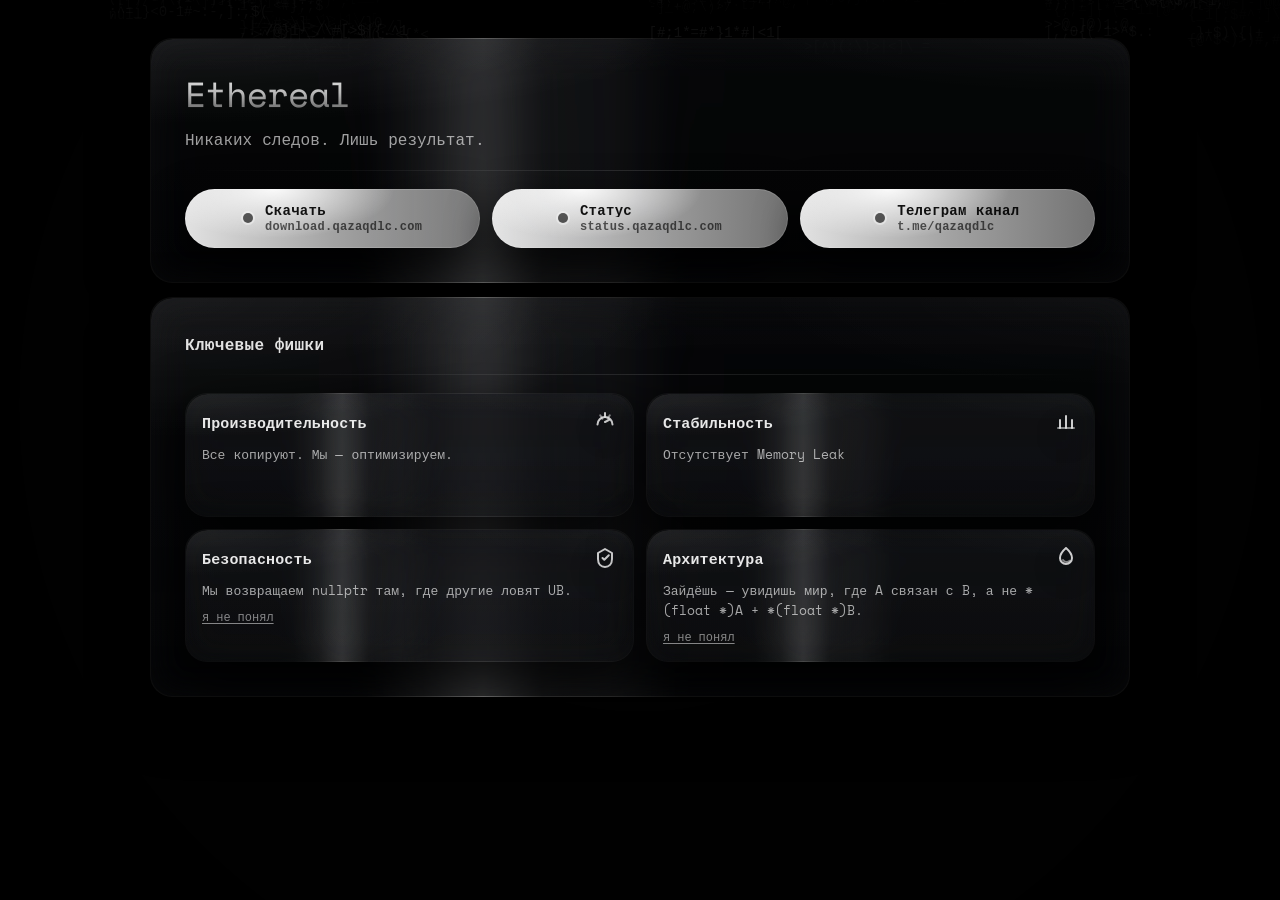
<file: index.html>
<!doctype html>
<html lang="ru">
<head>
  <meta charset="utf-8" />
  <meta name="viewport" content="width=device-width,initial-scale=1,viewport-fit=cover" />
  <title>Ethereal: The Future</title>
  <meta name="color-scheme" content="dark" />
  <link rel="preconnect" href="https://fonts.googleapis.com">
  <link rel="preconnect" href="https://fonts.gstatic.com" crossorigin>
  <link href="https://fonts.googleapis.com/css2?family=Space+Mono:wght@400;700&display=swap" rel="stylesheet">
  <style>
    :root{
      --bg:#050607;

      --text: rgba(255,255,255,.92);
      --muted: rgba(255,255,255,.62);

      --radius: 22px;
      --shadow: 0 18px 55px rgba(0,0,0,.74);

      --mono: ui-monospace, SFMono-Regular, Menlo, Monaco, Consolas, "Liberation Mono", "Courier New", monospace;
      --sans: ui-sans-serif, system-ui, -apple-system, Segoe UI, Roboto, "Helvetica Neue", Arial, "Noto Sans", "Liberation Sans", sans-serif;
      --space: "Space Mono", var(--mono);

      --sa-left: env(safe-area-inset-left);
      --sa-right: env(safe-area-inset-right);
      --safeX: 16px;

      --frame-fill-top: rgba(9,10,13,.84);
      --frame-fill-bottom: rgba(5,6,8,.78);

      --card-fill-top: rgba(11,12,15,.80);
      --card-fill-bottom: rgba(6,7,9,.74);

      --glass-border-low: rgba(255,255,255,.05);
      --glass-border-mid: rgba(255,255,255,.12);
      --glass-border-hi: rgba(255,255,255,.38);

      --glass-glow: rgba(255,255,255,.085);
      --glass-glow-soft: rgba(255,255,255,.03);

      --glass-blur: 18px;
      --glass-blur-soft: 14px;
    }

    *{ box-sizing:border-box; }

    html,body{
      height:100%;
      width:100%;
      overflow-x: clip;
    }

    @supports not (overflow: clip){
      html,body{ overflow-x:hidden; }
    }

    body{
      margin:0;
      background:
        radial-gradient(1200px 800px at 70% 20%, rgba(255,255,255,.028), transparent 60%),
        radial-gradient(900px 700px at 20% 80%, rgba(255,255,255,.018), transparent 64%),
        var(--bg);
      color: var(--text);
      font-family: var(--sans);
      overflow-y:auto;
      -webkit-text-size-adjust: 100%;
    }

    canvas#bg{
      position:fixed;
      inset:0;
      z-index:0;
      width:100%;
      height:100%;
      pointer-events:none;
      opacity:.95;
    }

    .vignette{
      position:fixed;
      inset:0;
      z-index:1;
      pointer-events:none;
      background: radial-gradient(circle at 50% 45%, rgba(0,0,0,0), rgba(0,0,0,.62) 70%, rgba(0,0,0,.84) 100%);
    }

    .stage{
      position:relative;
      z-index:2;
      min-height: 100svh;
      display:flex;
      align-items:flex-start;
      justify-content:center;
      --pad: clamp(16px, 3vw, 40px);
      padding-left: var(--safeX);
      padding-right: var(--safeX);
      padding-top: calc(var(--pad) + env(safe-area-inset-top));
      padding-bottom: calc(var(--pad) + env(safe-area-inset-bottom));
    }

    .stack{
      width:min(980px, 100%);
      display:flex;
      flex-direction:column;
      gap: 14px;
    }

    .frame,
    .card{
      position:relative;
      isolation:isolate;
      border:1px solid transparent;
      overflow:hidden;
      background-repeat:no-repeat;
      background-origin:padding-box, border-box;
      background-clip:padding-box, border-box;
      box-shadow: var(--shadow);
    }

    .frame{
      width:100%;
      margin: 0 auto;
      border-radius: var(--radius);
      background:
        linear-gradient(180deg, var(--frame-fill-top), var(--frame-fill-bottom)) padding-box,
        linear-gradient(
          90deg,
          var(--glass-border-low) 0%,
          var(--glass-border-low) 22%,
          rgba(255,255,255,.18) 28%,
          var(--glass-border-hi) 34%,
          rgba(160,160,160,.24) 40%,
          rgba(255,255,255,.14) 47%,
          var(--glass-border-low) 54%,
          var(--glass-border-low) 100%
        ) border-box;
      background-size: 100% 100%, 240% 100%;
      background-position: 0 0, 138% 0;
      animation: borderSweep 7.4s cubic-bezier(.22,.61,.36,1) infinite;
    }

    .frame.hero{
      opacity:0;
      transform: translateY(14px) scale(.99);
      animation:
        frameIn .75s cubic-bezier(.2,.9,.25,1) .12s forwards,
        borderSweep 7.4s cubic-bezier(.22,.61,.36,1) infinite;
    }

    .card{
      border-radius: var(--radius);
      min-height: 124px;
      padding: 16px;
      background:
        linear-gradient(180deg, var(--card-fill-top), var(--card-fill-bottom)) padding-box,
        linear-gradient(
          90deg,
          rgba(255,255,255,.045) 0%,
          rgba(255,255,255,.045) 24%,
          rgba(255,255,255,.11) 30%,
          rgba(255,255,255,.28) 35%,
          rgba(125,125,125,.18) 41%,
          rgba(255,255,255,.09) 48%,
          rgba(255,255,255,.045) 55%,
          rgba(255,255,255,.045) 100%
        ) border-box;
      background-size: 100% 100%, 250% 100%;
      background-position: 0 0, 142% 0;
      animation: borderSweep 8.2s cubic-bezier(.22,.61,.36,1) infinite;
    }

    .frame::before,
    .card::before{
      content:"";
      position:absolute;
      inset:0;
      z-index:0;
      border-radius:inherit;
      pointer-events:none;
      background:
        radial-gradient(120% 80% at 0% 0%, var(--glass-glow), transparent 44%),
        radial-gradient(100% 60% at 100% 0%, var(--glass-glow-soft), transparent 38%),
        linear-gradient(180deg, rgba(255,255,255,.022), rgba(255,255,255,.006));
      opacity:.78;
    }

    .frame::after,
    .card::after{
      display:none;
    }

    .frame-inner,
    .card > *{
      position:relative;
      z-index:1;
    }

    .frame-inner{
      padding: clamp(18px, 3vw, 34px);
      border-radius: var(--radius);
    }

    @supports ((backdrop-filter: blur(1px)) or (-webkit-backdrop-filter: blur(1px))){
      .frame{
        background:
          linear-gradient(180deg, rgba(9,10,13,.56), rgba(5,6,8,.48)) padding-box,
          linear-gradient(
            90deg,
            var(--glass-border-low) 0%,
            var(--glass-border-low) 22%,
            rgba(255,255,255,.18) 28%,
            var(--glass-border-hi) 34%,
            rgba(160,160,160,.24) 40%,
            rgba(255,255,255,.14) 47%,
            var(--glass-border-low) 54%,
            var(--glass-border-low) 100%
          ) border-box;
      }

      .card{
        background:
          linear-gradient(180deg, rgba(11,12,15,.48), rgba(6,7,9,.40)) padding-box,
          linear-gradient(
            90deg,
            rgba(255,255,255,.045) 0%,
            rgba(255,255,255,.045) 24%,
            rgba(255,255,255,.11) 30%,
            rgba(255,255,255,.28) 35%,
            rgba(125,125,125,.18) 41%,
            rgba(255,255,255,.09) 48%,
            rgba(255,255,255,.045) 55%,
            rgba(255,255,255,.045) 100%
          ) border-box;
      }

      .frame::before{
        backdrop-filter: blur(var(--glass-blur)) saturate(135%) contrast(108%);
        -webkit-backdrop-filter: blur(var(--glass-blur)) saturate(135%) contrast(108%);
      }

      .card::before{
        backdrop-filter: blur(var(--glass-blur-soft)) saturate(130%) contrast(106%);
        -webkit-backdrop-filter: blur(var(--glass-blur-soft)) saturate(130%) contrast(106%);
      }
    }

    @keyframes frameIn{
      to{ opacity:1; transform:none; }
    }

    @keyframes borderSweep{
      0%, 12%{
        background-position: 0 0, 138% 0;
      }
      24%{
        background-position: 0 0, 104% 0;
      }
      58%{
        background-position: 0 0, -34% 0;
      }
      74%, 100%{
        background-position: 0 0, -34% 0;
      }
    }

    .logo{
      margin:0 0 6px;
      display:flex;
      align-items:center;
      justify-content:flex-start;
    }

    .logo-svg{
      display:block;
      width: min(560px, 100%);
      height: clamp(34px, 3.4vw, 52px);
      overflow: visible;
    }

    .logo-svg text{
      font-family: var(--space);
      font-weight: 300;
      letter-spacing:-0.02em;
      text-rendering: geometricPrecision;
      paint-order: stroke fill;
    }

    .logo-fill{
      fill: url(#logoFillGradient);
    }

    .logo-base{
      fill:none;
      stroke: rgba(255,255,255,.14);
      stroke-width: 1.7;
      stroke-linejoin: round;
      stroke-linecap: round;
      opacity:.95;
    }

    .logo-dash{
      fill:none;
      stroke: url(#logoStrokeGradient);
      stroke-width: 2.25;
      stroke-linejoin: round;
      stroke-linecap: round;
      stroke-dasharray: 180 760;
      stroke-dashoffset: 980;
      filter: url(#glowSoft);
      opacity:0;
      animation: logoSweep 6.8s cubic-bezier(.22,.61,.36,1) infinite;
    }

    @keyframes logoSweep{
      0%, 12%{
        stroke-dashoffset: 980;
        opacity: 0;
      }
      20%{
        opacity: .22;
      }
      28%{
        opacity: .96;
      }
      58%{
        stroke-dashoffset: 0;
        opacity: .86;
      }
      72%, 100%{
        stroke-dashoffset: 0;
        opacity: .10;
      }
    }

    .sub{
      margin: 10px 0 0;
      color: var(--muted);
      font-size: clamp(14px, 1.4vw, 16px);
      line-height:1.55;
      max-width: 78ch;
      font-family: var(--space);
      font-weight: 400;
    }

    .divider{
      height:1px;
      background: linear-gradient(90deg, transparent, rgba(255,255,255,.12), transparent);
      margin: 18px 0;
    }

    .actions{
      display:flex;
      gap: 12px;
      align-items:stretch;
      flex-wrap:wrap;
    }

    .btn{
      border:0;
      cursor:pointer;
      border-radius: 999px;
      padding: 14px 16px;
      min-height: 52px;
      font-size: 14px;
      font-weight: 800;
      letter-spacing:.02em;
      color: rgba(0,0,0,.92);
      background:
        radial-gradient(220px 90px at 30% 0%, rgba(255,255,255,.92), rgba(255,255,255,0) 55%),
        linear-gradient(90deg, rgba(245,245,245,.92), rgba(190,190,190,.86), rgba(140,140,140,.82));
      box-shadow:
        0 18px 45px rgba(0,0,0,.70),
        0 0 0 1px rgba(255,255,255,.14) inset;
      position:relative;
      overflow:hidden;
      transition: transform .16s ease, filter .16s ease;
      user-select:none;
      touch-action: manipulation;
      flex: 1 1 220px;
      max-width: 360px;
      text-decoration:none;
      display:flex;
      align-items:center;
      justify-content:center;
    }

    .btn::after{
      content:"";
      position:absolute;
      inset:0;
      background: radial-gradient(140px 70px at var(--mx, 50%) var(--my, 50%), rgba(255,255,255,.25), transparent 60%);
      opacity:0;
      transition: opacity .2s ease;
    }

    .btn:hover{
      transform: translateY(-2px);
      filter: brightness(1.04);
    }

    .btn:hover::after{ opacity:1; }

    .btn:active{
      transform: translateY(0px) scale(.995);
    }

    .btn-inner{
      position:relative;
      width:100%;
      display:flex;
      align-items:center;
      justify-content:center;
      gap:12px;
      min-width:0;
    }

    .dot{
      width:10px;
      height:10px;
      border-radius:999px;
      background: rgba(0,0,0,.62);
      box-shadow: 0 0 0 2px rgba(255,255,255,.35);
      flex:0 0 auto;
    }

    .btn-text{
      display:flex;
      flex-direction:column;
      gap:4px;
      min-width:0;
      text-align:left;
    }

    .btn-title{
      font-family: var(--space);
      font-weight: 800;
      font-size: 14px;
      color: rgba(0,0,0,.92);
      white-space:nowrap;
      overflow:hidden;
      text-overflow:ellipsis;
      line-height:1.05;
    }

    .btn-meta{
      font-family: var(--mono);
      font-weight: 700;
      font-size: 12px;
      color: rgba(0,0,0,.62);
      white-space:nowrap;
      overflow:hidden;
      text-overflow:ellipsis;
      line-height:1.05;
    }

    .features-title{
      margin:0;
      font-family: var(--space);
      font-size: 16px;
      color: rgba(255,255,255,.88);
      letter-spacing: .02em;
    }

    .feature-grid{
      display:grid;
      grid-template-columns: repeat(2, 1fr);
      gap: 12px;
      margin-top: 14px;
    }

    .feature-top{
      display:flex;
      align-items:center;
      justify-content:space-between;
      gap: 12px;
    }

    .feature-name{
      margin:0;
      font-family: var(--space);
      font-size: 15px;
      letter-spacing: .01em;
      color: rgba(255,255,255,.90);
    }

    .icon{
      width: 24px;
      height: 24px;
      opacity:.9;
      flex: 0 0 auto;
      filter: drop-shadow(0 10px 22px rgba(0,0,0,.55));
    }

    .feature-desc{
      margin: 10px 0 0;
      font-family: var(--space);
      font-size: 13px;
      color: rgba(255,255,255,.64);
      line-height: 1.55;
      position:relative;
    }

    .reveal{
      opacity:0;
      transform: translateY(18px) scale(.99);
      transition: opacity .60s cubic-bezier(.2,.9,.25,1), transform .60s cubic-bezier(.2,.9,.25,1);
      will-change: transform, opacity;
    }

    .reveal.in{
      opacity:1;
      transform:none;
    }

    .reveal[data-delay="1"]{ transition-delay: .06s; }
    .reveal[data-delay="2"]{ transition-delay: .12s; }
    .reveal[data-delay="3"]{ transition-delay: .18s; }
    .reveal[data-delay="4"]{ transition-delay: .24s; }

    :focus-visible{
      outline: 2px solid rgba(255,255,255,.55);
      outline-offset: 3px;
    }

    @media (max-width: 820px){
      .feature-grid{ grid-template-columns: 1fr; }
      .btn{ max-width: none; }
    }

    @media (max-width: 520px){
      .frame{ border-radius: 18px; }
      .frame-inner{ padding: 16px; }
      .card{ border-radius: 18px; }
      .divider{ margin: 16px 0; }
    }

    @media (prefers-reduced-motion: reduce){
      .frame.hero{
        animation:none;
        opacity:1;
        transform:none;
      }

      .frame,
      .card{
        animation:none;
        background-position: 0 0, 52% 0;
      }

      .reveal{
        opacity:1;
        transform:none;
        transition:none;
      }

      .btn{
        transition:none;
      }

      .logo-dash{
        animation:none;
        opacity:.28;
        stroke-dashoffset: 0;
      }

      .frame::after,
      .card::after{
        filter:none;
      }
    }
    .explain-toggle{
      margin-top: 10px;
      padding: 0;
      border: 0;
      background: none;
      color: rgba(255,255,255,.50);
      font-family: var(--space);
      font-size: 12px;
      line-height: 1.2;
      cursor: pointer;
      text-decoration: underline;
      text-underline-offset: 2px;
      transition: color .16s ease, opacity .16s ease;
    }

    .explain-toggle:hover{
      color: rgba(255,255,255,.78);
    }

    .explain-toggle:active{
      opacity: .8;
    }

    .explain-text{
      margin-top: 8px;
      font-family: var(--space);
      font-size: 12px;
      line-height: 1.55;
      color: rgba(255,255,255,.56);
      max-width: 34ch;
    }

    .explain-text[hidden]{
      display: none;
    }
  </style>
</head>

<body>
  <canvas id="bg" aria-hidden="true"></canvas>
  <div class="vignette" aria-hidden="true"></div>

  <main class="stage">
    <div class="stack" aria-label="Main Menu">
      <section class="frame hero">
        <div class="frame-inner">
          <div class="logo" aria-label="Project Title">
            <svg class="logo-svg" viewBox="0 0 820 120" preserveAspectRatio="xMinYMid meet" aria-hidden="true">
              <defs>
                <linearGradient id="logoFillGradient" x1="0%" y1="0%" x2="0%" y2="100%">
                  <stop offset="0%" stop-color="#ffffff" />
                  <stop offset="48%" stop-color="#b8b8b8" />
                  <stop offset="100%" stop-color="#3e3e3e" />
                </linearGradient>

                <linearGradient id="logoStrokeGradient" x1="0%" y1="0%" x2="100%" y2="0%">
                  <stop offset="0%" stop-color="#ffffff" stop-opacity=".95" />
                  <stop offset="55%" stop-color="#cfcfcf" stop-opacity=".9" />
                  <stop offset="100%" stop-color="#767676" stop-opacity=".78" />
                </linearGradient>

                <filter id="glowSoft" x="-40%" y="-40%" width="180%" height="180%">
                  <feGaussianBlur stdDeviation="1.8" result="b"/>
                  <feMerge>
                    <feMergeNode in="b"/>
                    <feMergeNode in="SourceGraphic"/>
                  </feMerge>
                </filter>
              </defs>

              <text class="logo-fill" x="0" y="94" font-size="96">Ethereal</text>
              <text class="logo-base" x="0" y="94" font-size="96">Ethereal</text>
              <text class="logo-dash" x="0" y="94" font-size="96">Ethereal</text>
            </svg>
          </div>

          <p class="sub">
            Никаких следов. Лишь результат.
          </p>

          <div class="divider"></div>

          <div class="actions">
            <a class="btn" href="https://download.qazaqdlc.com" aria-label="Download">
              <span class="btn-inner">
                <span class="dot" aria-hidden="true"></span>
                <span class="btn-text">
                  <span class="btn-title">Скачать</span>
                  <span class="btn-meta">download.qazaqdlc.com</span>
                </span>
              </span>
            </a>

            <a class="btn" href="https://status.qazaqdlc.com" aria-label="Status">
              <span class="btn-inner">
                <span class="dot" aria-hidden="true"></span>
                <span class="btn-text">
                  <span class="btn-title">Статус</span>
                  <span class="btn-meta">status.qazaqdlc.com</span>
                </span>
              </span>
            </a>

            <a class="btn" href="https://t.me/qazaqdlc" aria-label="Telegram channel">
              <span class="btn-inner">
                <span class="dot" aria-hidden="true"></span>
                <span class="btn-text">
                  <span class="btn-title">Телеграм канал</span>
                  <span class="btn-meta">t.me/qazaqdlc</span>
                </span>
              </span>
            </a>
          </div>
        </div>
      </section>

      <section class="frame">
        <div class="frame-inner">
          <h2 class="features-title">Ключевые фишки</h2>

          <div class="divider"></div>

          <div class="feature-grid" id="featureGrid">
            <article class="card reveal" data-delay="1">
              <div class="feature-top">
                <h3 class="feature-name">Производительность</h3>
                <svg class="icon" viewBox="0 0 24 24" fill="none" aria-hidden="true">
                  <path d="M12 3v4" stroke="rgba(255,255,255,.88)" stroke-width="2" stroke-linecap="round"/>
                  <path d="M7.2 5.3l2.2 3.4" stroke="rgba(255,255,255,.55)" stroke-width="2" stroke-linecap="round"/>
                  <path d="M16.8 5.3l-2.2 3.4" stroke="rgba(255,255,255,.55)" stroke-width="2" stroke-linecap="round"/>
                  <path d="M4.5 14.5a7.5 7.5 0 0 1 15 0" stroke="rgba(255,255,255,.88)" stroke-width="2" stroke-linecap="round"/>
                  <path d="M12 12l4.2-2.2" stroke="rgba(255,255,255,.88)" stroke-width="2" stroke-linecap="round"/>
                </svg>
              </div>
              <p class="feature-desc">
                Все копируют. Мы — оптимизируем.
              </p>
            </article>

            <article class="card reveal" data-delay="2">
              <div class="feature-top">
                <h3 class="feature-name">Стабильность</h3>
                <svg class="icon" viewBox="0 0 24 24" fill="none" aria-hidden="true">
                  <path d="M6 18V10" stroke="rgba(255,255,255,.88)" stroke-width="2" stroke-linecap="round"/>
                  <path d="M12 18V6" stroke="rgba(255,255,255,.88)" stroke-width="2" stroke-linecap="round"/>
                  <path d="M18 18v-8" stroke="rgba(255,255,255,.88)" stroke-width="2" stroke-linecap="round"/>
                  <path d="M4 18h16" stroke="rgba(255,255,255,.55)" stroke-width="2" stroke-linecap="round"/>
                </svg>
              </div>
              <p class="feature-desc">
                Отсутствует Memory Leak
              </p>
            </article>

            <article class="card reveal" data-delay="3">
              <div class="feature-top">
                <h3 class="feature-name">Безопасность</h3>
                <svg class="icon" viewBox="0 0 24 24" fill="none" aria-hidden="true">
                  <path d="M12 3l7 4v6c0 5-3 8-7 8s-7-3-7-8V7l7-4z" stroke="rgba(255,255,255,.88)" stroke-width="2" stroke-linejoin="round"/>
                  <path d="M9.5 12l1.8 1.8L15.8 9.3" stroke="rgba(255,255,255,.88)" stroke-width="2" stroke-linecap="round" stroke-linejoin="round"/>
                </svg>
              </div>
                <p class="feature-desc">
                  Мы возвращаем nullptr там, где другие ловят UB.
                </p>
                <button
                  class="explain-toggle"
                  type="button"
                  aria-expanded="false"
                  aria-controls="explain-stability"
                >
                  я не понял
                </button>
                <p class="explain-text" id="explain-stability" hidden>
                  Перевод: если что-то пошло не так, мы аккуратно говорим “ничего не нашли”, а не ломаем тебе весь софт к хуям.
                </p>
            </article>

            <article class="card reveal" data-delay="4">
              <div class="feature-top">
                <h3 class="feature-name">Архитектура</h3>
                <svg class="icon" viewBox="0 0 24 24" fill="none" aria-hidden="true">
                  <path d="M12 2c3.5 3 6 6.3 6 10a6 6 0 1 1-12 0c0-3.7 2.5-7 6-10z" stroke="rgba(255,255,255,.88)" stroke-width="2" stroke-linejoin="round"/>
                  <path d="M9 14c.8 1.2 2.1 2 3.6 2 1.2 0 2.3-.4 3.1-1.2" stroke="rgba(255,255,255,.55)" stroke-width="2" stroke-linecap="round"/>
                </svg>
              </div>
                <p class="feature-desc">
                  Зайдёшь — увидишь мир, где A связан с B, а не *(float *)A + *(float *)B.
                </p>
                <button
                  class="explain-toggle"
                  type="button"
                  aria-expanded="false"
                  aria-controls="explain-ethereal"
                >
                  я не понял
                </button>
                <p class="explain-text" id="explain-ethereal" hidden>
                  Перевод: всё устроено логично и красиво, а не как ебаный склад костылей, где цифры из воздуха дружат с адресами по понятиям.
                </p>
            </article>
          </div>
        </div>
      </section>
    </div>
  </main>

  <script>
    function applySafeX(){
      const root = document.documentElement;
      const cs = getComputedStyle(root);
      const left = parseFloat(cs.getPropertyValue("--sa-left")) || 0;
      const right = parseFloat(cs.getPropertyValue("--sa-right")) || 0;
      const base = 16;
      const x = Math.max(base, left, right);
      root.style.setProperty("--safeX", x + "px");
    }

    applySafeX();
    window.addEventListener("resize", applySafeX, { passive:true });
    window.addEventListener("orientationchange", applySafeX);

    document.querySelectorAll(".btn").forEach((b) => {
      b.addEventListener("pointermove", (e) => {
        const r = b.getBoundingClientRect();
        const mx = ((e.clientX - r.left) / r.width) * 100;
        const my = ((e.clientY - r.top) / r.height) * 100;
        b.style.setProperty("--mx", mx + "%");
        b.style.setProperty("--my", my + "%");
      }, { passive: true });
    });

    const reduceMotion = window.matchMedia("(prefers-reduced-motion: reduce)").matches;

    if(!reduceMotion){
      const items = document.querySelectorAll(".reveal");
      const io = new IntersectionObserver((entries) => {
        for(const e of entries){
          if(e.isIntersecting){
            e.target.classList.add("in");
            io.unobserve(e.target);
          }
        }
      }, { threshold: 0.18, rootMargin: "60px 0px" });
      items.forEach(el => io.observe(el));
    }else{
      document.querySelectorAll(".reveal").forEach(el => el.classList.add("in"));
    }

    const bg = document.getElementById("bg");
    const ctx = bg.getContext("2d", { alpha: false, desynchronized: true });

    const glyphs = "01{}[]();=>/\\*+-_#@~$<>|:^.,";
    const keywords = ["ethereal::", "void()", "compile()", "async", "null", "0xDEAD", "signal", "stack", "heap"];
    const mqMobile = window.matchMedia("(max-width: 820px)");

    let columns = [];
    let fontSize = 14;
    let colWidth = 12;
    let lastT = 0;

    function rand(min,max){ return Math.random()*(max-min)+min; }
    function randi(min,max){ return Math.floor(rand(min, max+1)); }

    function resizeBg(){
      const DPR = Math.min(1.6, window.devicePixelRatio || 1);
      bg.width = Math.floor(innerWidth * DPR);
      bg.height = Math.floor(innerHeight * DPR);
      ctx.setTransform(DPR,0,0,DPR,0,0);

      const cssW = innerWidth;
      const cssH = innerHeight;

      fontSize = mqMobile.matches ? 13 : 14;
      colWidth = Math.max(10, Math.floor(fontSize * 0.9));
      const cols = Math.floor(cssW / colWidth);

      columns = Array.from({length: cols}, (_, i) => ({
        x: i * colWidth,
        y: rand(-cssH, 0),
        speed: rand(mqMobile.matches ? 38 : 55, mqMobile.matches ? 95 : 140),
        density: rand(0.45, 0.75),
        seed: Math.random() * 9999
      }));

      ctx.fillStyle = "#050607";
      ctx.fillRect(0,0,cssW,cssH);
    }

    function pickLine(){
      if(Math.random() < 0.08) return keywords[randi(0, keywords.length-1)];
      const len = randi(8, 22);
      let s = "";
      for(let i=0;i<len;i++) s += glyphs[randi(0, glyphs.length-1)];
      return s;
    }

    function draw(t){
      const cssW = innerWidth;
      const cssH = innerHeight;

      const targetFPS = mqMobile.matches ? 40 : 60;
      const minDt = 1000 / targetFPS;

      if(!lastT) lastT = t;
      const dtMs = t - lastT;
      if(dtMs < minDt){
        requestAnimationFrame(draw);
        return;
      }

      const dt = Math.min(0.06, dtMs / 1000);
      lastT = t;

      const fade = mqMobile.matches ? 0.12 : 0.10;
      ctx.fillStyle = `rgba(5,6,7,${fade})`;
      ctx.fillRect(0,0,cssW,cssH);

      ctx.font = `${fontSize}px ${getComputedStyle(document.documentElement).getPropertyValue("--mono")}`;
      ctx.textBaseline = "top";

      for(const c of columns){
        c.y += c.speed * dt;
        if(Math.random() > c.density) continue;

        const line = pickLine();
        const alpha = rand(0.05, 0.13);
        ctx.fillStyle = `rgba(255,255,255,${alpha})`;

        const jitter = Math.sin((t * 0.001) + c.seed) * 0.6;
        ctx.fillText(line, c.x + jitter, c.y);

        if(c.y > cssH + 40){
          c.y = rand(-cssH * 0.35, -20);
          c.speed = rand(mqMobile.matches ? 38 : 55, mqMobile.matches ? 95 : 140);
          c.density = rand(0.45, 0.75);
        }
      }

      requestAnimationFrame(draw);
    }

    let rq = false;
    window.addEventListener("resize", () => {
      if(rq) return;
      rq = true;
      requestAnimationFrame(() => {
        rq = false;
        resizeBg();
      });
    }, { passive:true });

    if(!reduceMotion){
      resizeBg();
      requestAnimationFrame(draw);
    }else{
      resizeBg();
    }
  </script>

  <script>
    document.querySelectorAll(".explain-toggle").forEach((btn) => {
      btn.addEventListener("click", () => {
        const id = btn.getAttribute("aria-controls");
        const text = document.getElementById(id);
        const expanded = btn.getAttribute("aria-expanded") === "true";

        btn.setAttribute("aria-expanded", String(!expanded));
        text.hidden = expanded;
      });
    });
  </script>
</body>
</html>
</file>
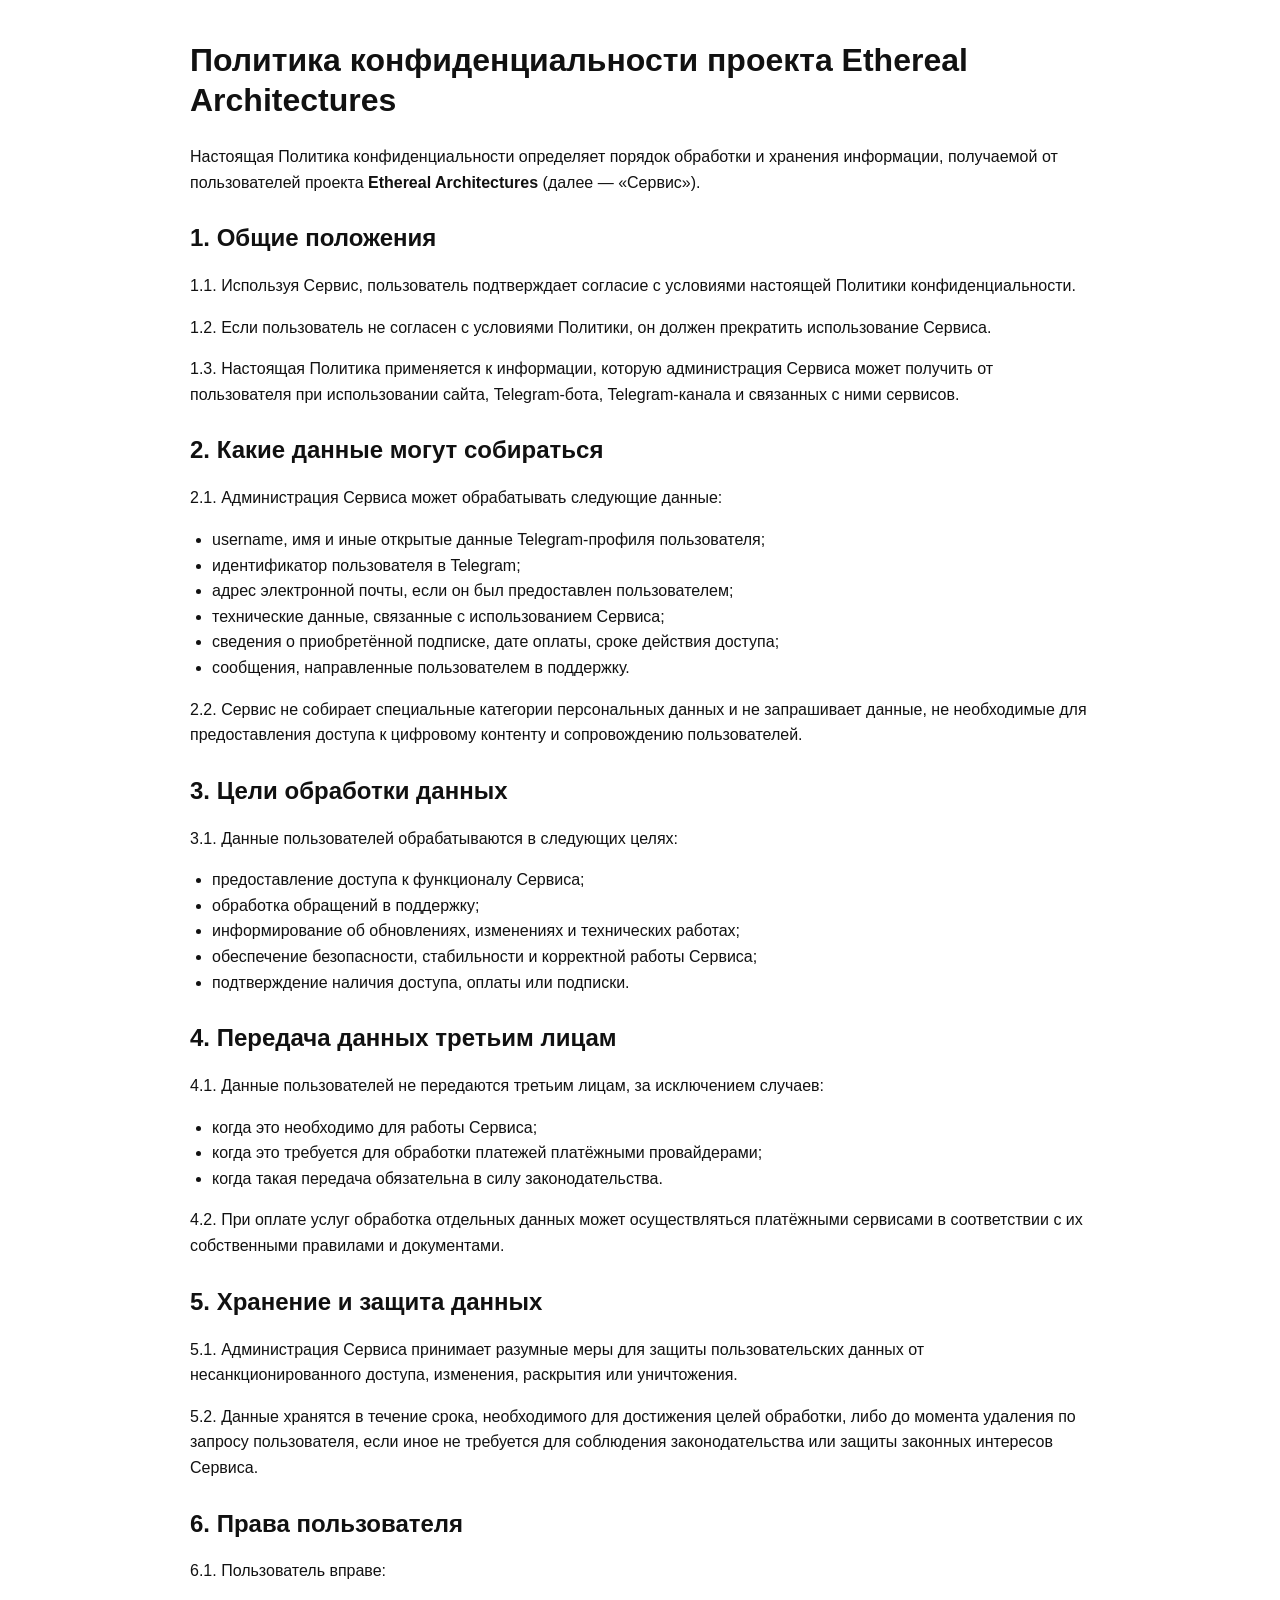
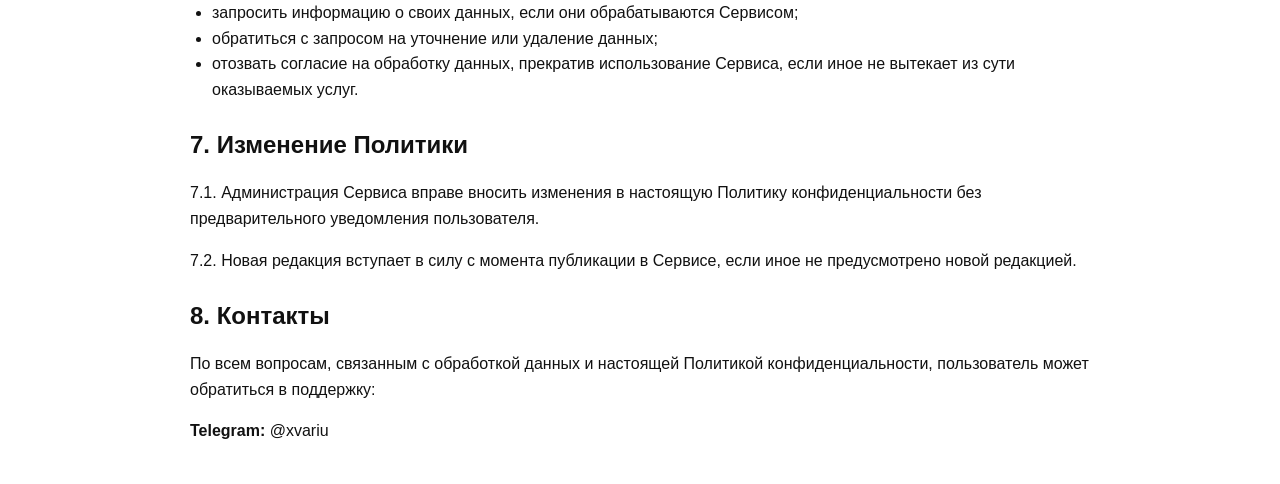
<file: privacy-policy/index.html>
<!doctype html>
<html lang="ru">
<head>
  <meta charset="utf-8">
  <meta name="viewport" content="width=device-width, initial-scale=1">
  <title>Политика конфиденциальности — Ethereal Architectures</title>
  <style>
    body { font-family: Arial, Helvetica, sans-serif; line-height: 1.6; color: #111; max-width: 900px; margin: 40px auto; padding: 0 20px; }
    h1, h2 { line-height: 1.25; }
    h1 { margin-bottom: 24px; }
    h2 { margin-top: 28px; }
    ul { padding-left: 22px; }
  </style>
</head>
<body>
  <h1>Политика конфиденциальности проекта Ethereal Architectures</h1>
  <p>Настоящая Политика конфиденциальности определяет порядок обработки и хранения информации, получаемой от пользователей проекта <strong>Ethereal Architectures</strong> (далее — «Сервис»).</p>

  <h2>1. Общие положения</h2>
  <p>1.1. Используя Сервис, пользователь подтверждает согласие с условиями настоящей Политики конфиденциальности.</p>
  <p>1.2. Если пользователь не согласен с условиями Политики, он должен прекратить использование Сервиса.</p>
  <p>1.3. Настоящая Политика применяется к информации, которую администрация Сервиса может получить от пользователя при использовании сайта, Telegram-бота, Telegram-канала и связанных с ними сервисов.</p>

  <h2>2. Какие данные могут собираться</h2>
  <p>2.1. Администрация Сервиса может обрабатывать следующие данные:</p>
  <ul>
    <li>username, имя и иные открытые данные Telegram-профиля пользователя;</li>
    <li>идентификатор пользователя в Telegram;</li>
    <li>адрес электронной почты, если он был предоставлен пользователем;</li>
    <li>технические данные, связанные с использованием Сервиса;</li>
    <li>сведения о приобретённой подписке, дате оплаты, сроке действия доступа;</li>
    <li>сообщения, направленные пользователем в поддержку.</li>
  </ul>
  <p>2.2. Сервис не собирает специальные категории персональных данных и не запрашивает данные, не необходимые для предоставления доступа к цифровому контенту и сопровождению пользователей.</p>

  <h2>3. Цели обработки данных</h2>
  <p>3.1. Данные пользователей обрабатываются в следующих целях:</p>
  <ul>
    <li>предоставление доступа к функционалу Сервиса;</li>
    <li>обработка обращений в поддержку;</li>
    <li>информирование об обновлениях, изменениях и технических работах;</li>
    <li>обеспечение безопасности, стабильности и корректной работы Сервиса;</li>
    <li>подтверждение наличия доступа, оплаты или подписки.</li>
  </ul>

  <h2>4. Передача данных третьим лицам</h2>
  <p>4.1. Данные пользователей не передаются третьим лицам, за исключением случаев:</p>
  <ul>
    <li>когда это необходимо для работы Сервиса;</li>
    <li>когда это требуется для обработки платежей платёжными провайдерами;</li>
    <li>когда такая передача обязательна в силу законодательства.</li>
  </ul>
  <p>4.2. При оплате услуг обработка отдельных данных может осуществляться платёжными сервисами в соответствии с их собственными правилами и документами.</p>

  <h2>5. Хранение и защита данных</h2>
  <p>5.1. Администрация Сервиса принимает разумные меры для защиты пользовательских данных от несанкционированного доступа, изменения, раскрытия или уничтожения.</p>
  <p>5.2. Данные хранятся в течение срока, необходимого для достижения целей обработки, либо до момента удаления по запросу пользователя, если иное не требуется для соблюдения законодательства или защиты законных интересов Сервиса.</p>

  <h2>6. Права пользователя</h2>
  <p>6.1. Пользователь вправе:</p>
  <ul>
    <li>запросить информацию о своих данных, если они обрабатываются Сервисом;</li>
    <li>обратиться с запросом на уточнение или удаление данных;</li>
    <li>отозвать согласие на обработку данных, прекратив использование Сервиса, если иное не вытекает из сути оказываемых услуг.</li>
  </ul>

  <h2>7. Изменение Политики</h2>
  <p>7.1. Администрация Сервиса вправе вносить изменения в настоящую Политику конфиденциальности без предварительного уведомления пользователя.</p>
  <p>7.2. Новая редакция вступает в силу с момента публикации в Сервисе, если иное не предусмотрено новой редакцией.</p>

  <h2>8. Контакты</h2>
  <p>По всем вопросам, связанным с обработкой данных и настоящей Политикой конфиденциальности, пользователь может обратиться в поддержку:</p>
  <p><strong>Telegram:</strong> @xvariu</p>
</body>
</html>
</file>
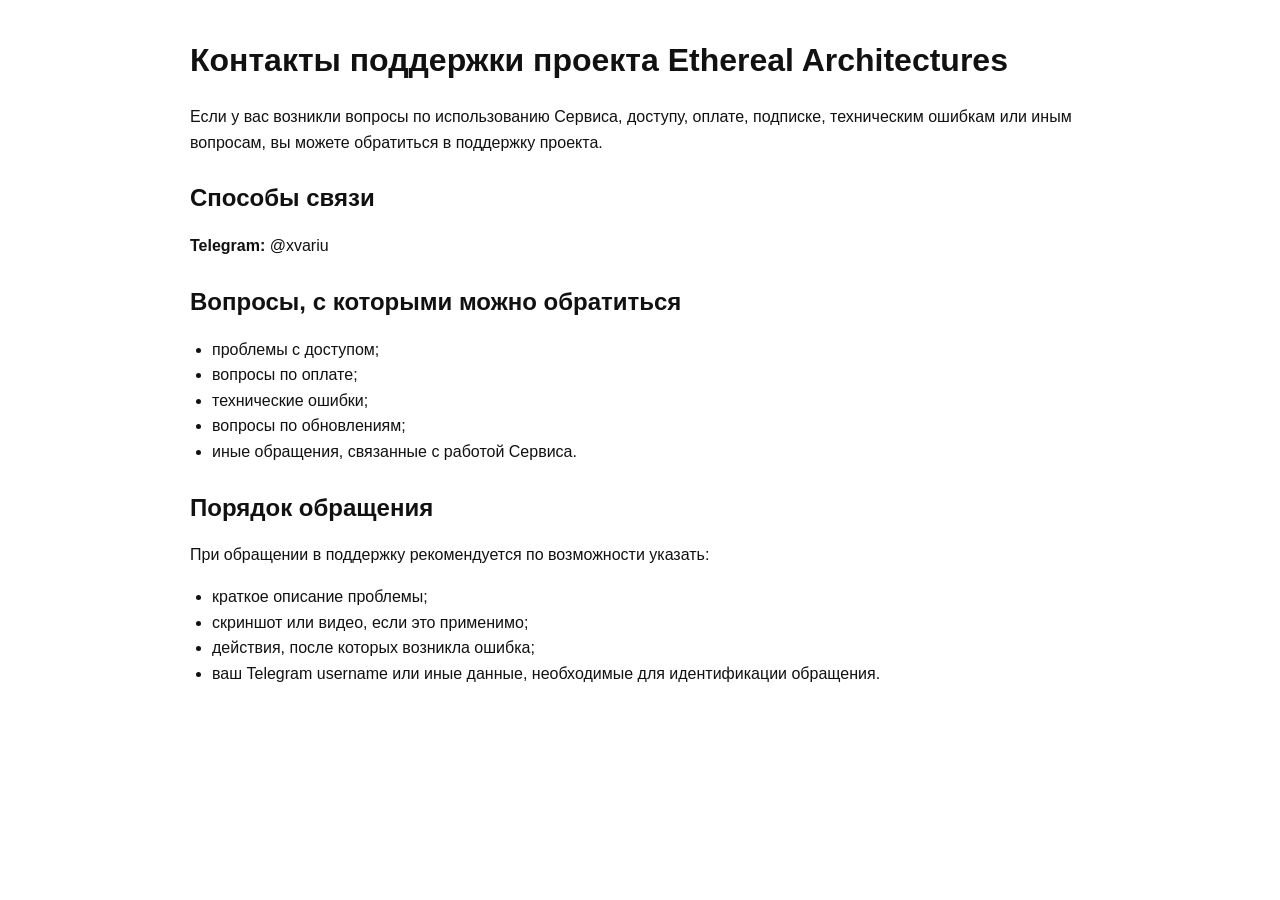
<file: support/index.html>
<!doctype html>
<html lang="ru">
<head>
  <meta charset="utf-8">
  <meta name="viewport" content="width=device-width, initial-scale=1">
  <title>Контакты поддержки — Ethereal Architectures</title>
  <style>
    body { font-family: Arial, Helvetica, sans-serif; line-height: 1.6; color: #111; max-width: 900px; margin: 40px auto; padding: 0 20px; }
    h1, h2 { line-height: 1.25; }
    h1 { margin-bottom: 24px; }
    h2 { margin-top: 28px; }
    ul { padding-left: 22px; }
  </style>
</head>
<body>
  <h1>Контакты поддержки проекта Ethereal Architectures</h1>
  <p>Если у вас возникли вопросы по использованию Сервиса, доступу, оплате, подписке, техническим ошибкам или иным вопросам, вы можете обратиться в поддержку проекта.</p>

  <h2>Способы связи</h2>
  <p><strong>Telegram:</strong> @xvariu</p>

  <h2>Вопросы, с которыми можно обратиться</h2>
  <ul>
    <li>проблемы с доступом;</li>
    <li>вопросы по оплате;</li>
    <li>технические ошибки;</li>
    <li>вопросы по обновлениям;</li>
    <li>иные обращения, связанные с работой Сервиса.</li>
  </ul>

  <h2>Порядок обращения</h2>
  <p>При обращении в поддержку рекомендуется по возможности указать:</p>
  <ul>
    <li>краткое описание проблемы;</li>
    <li>скриншот или видео, если это применимо;</li>
    <li>действия, после которых возникла ошибка;</li>
    <li>ваш Telegram username или иные данные, необходимые для идентификации обращения.</li>
  </ul>
</body>
</html>
</file>
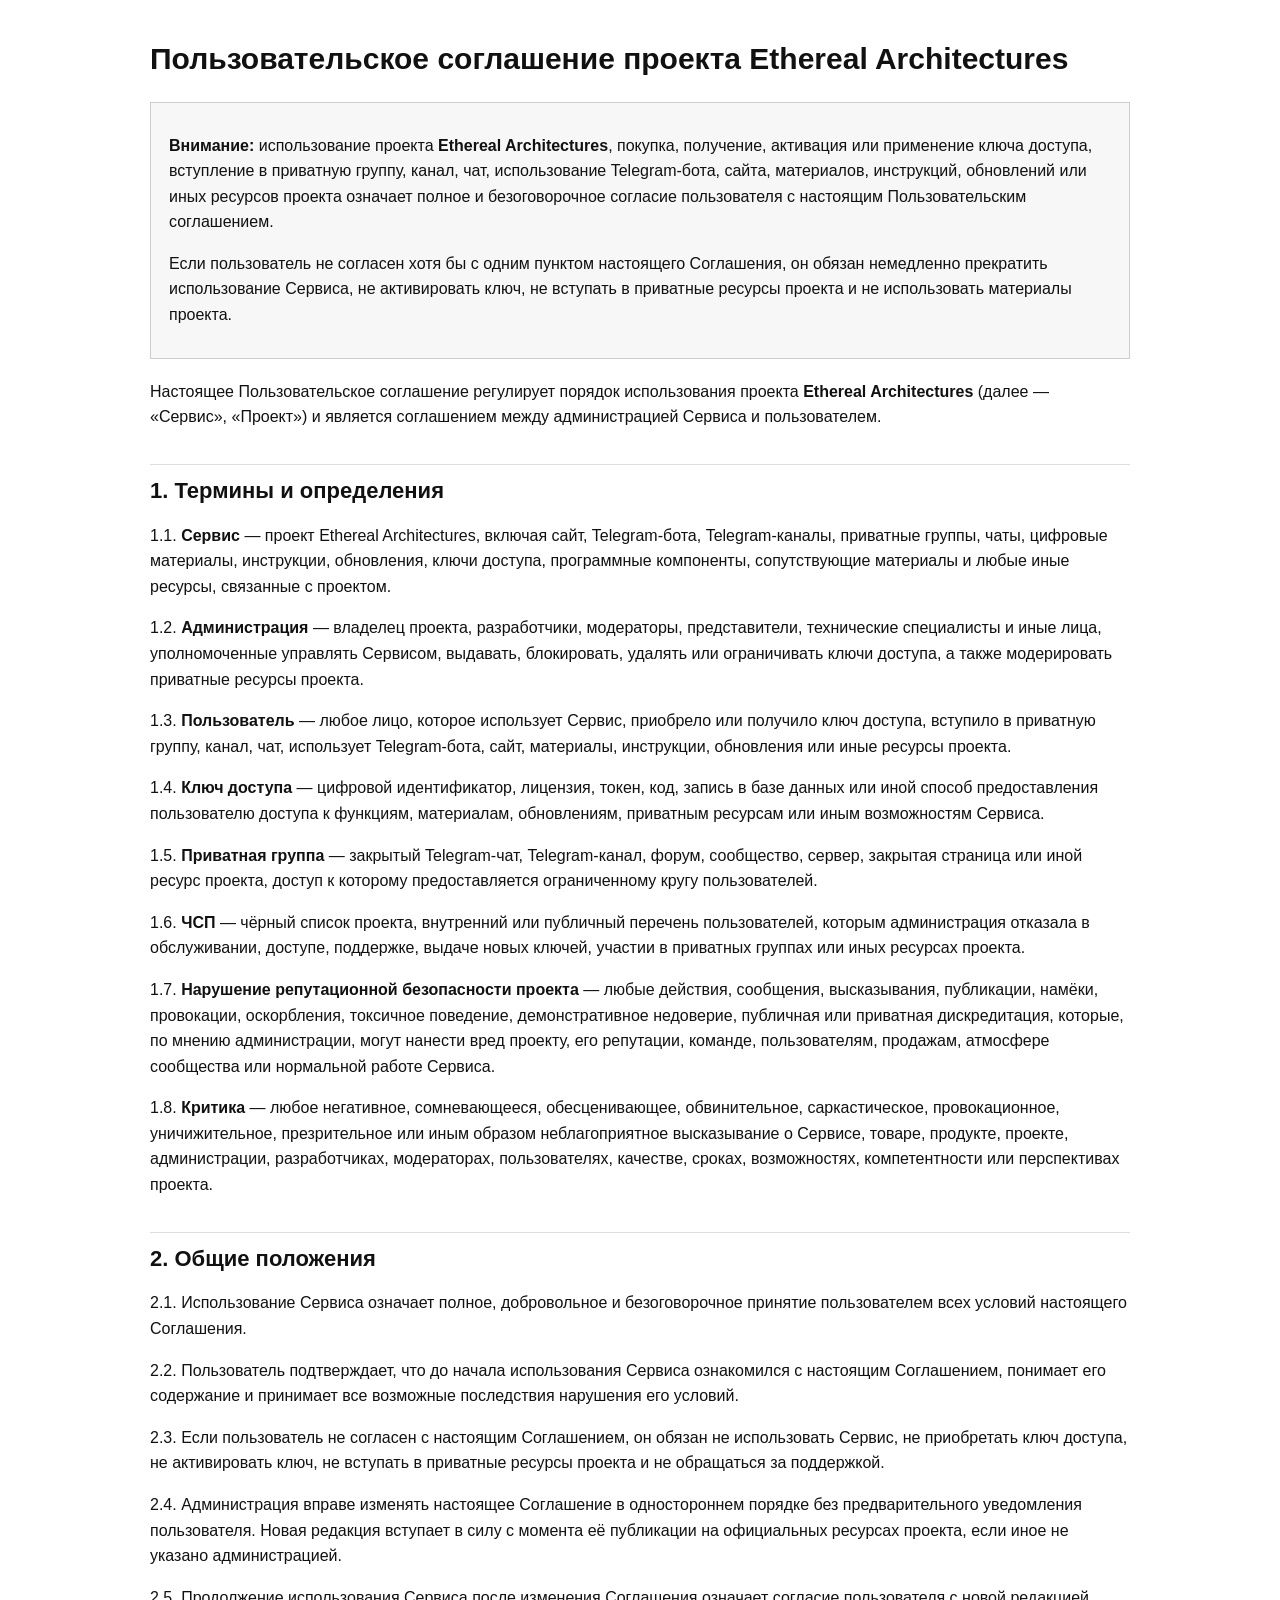
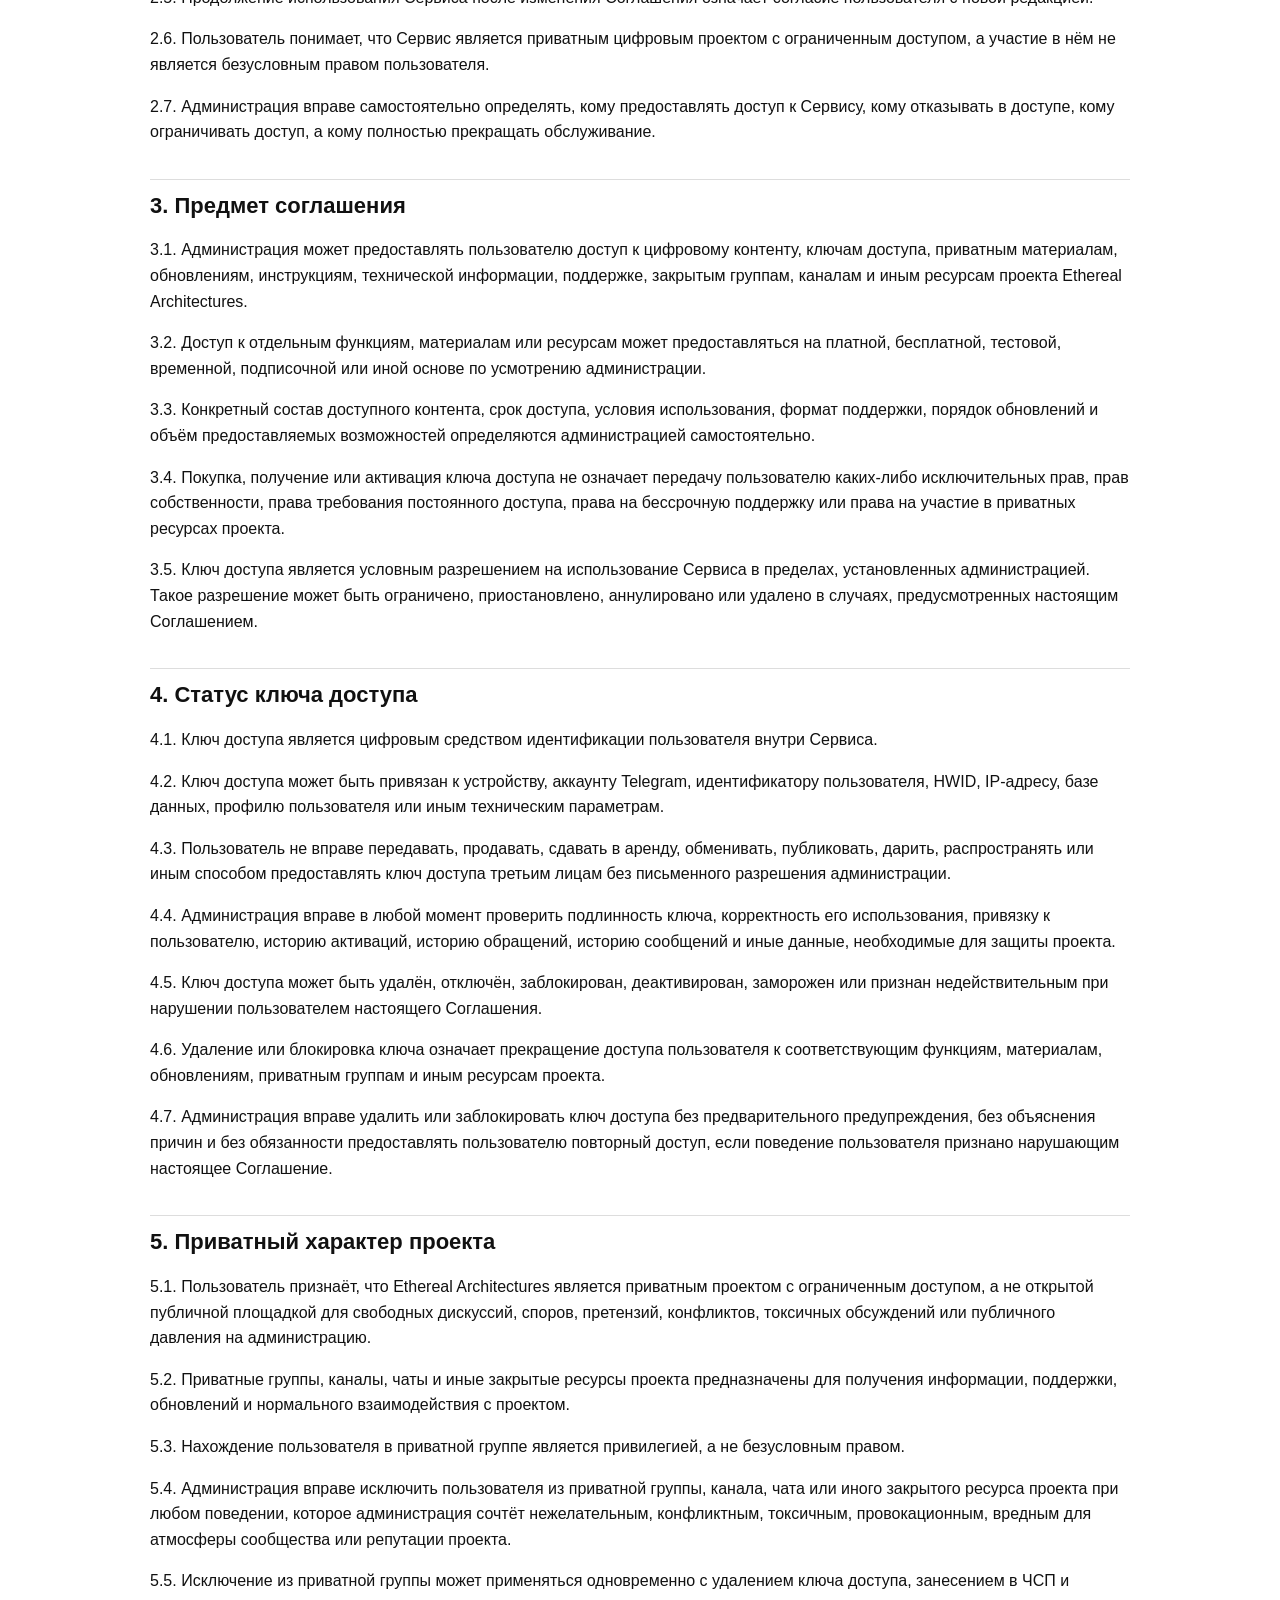
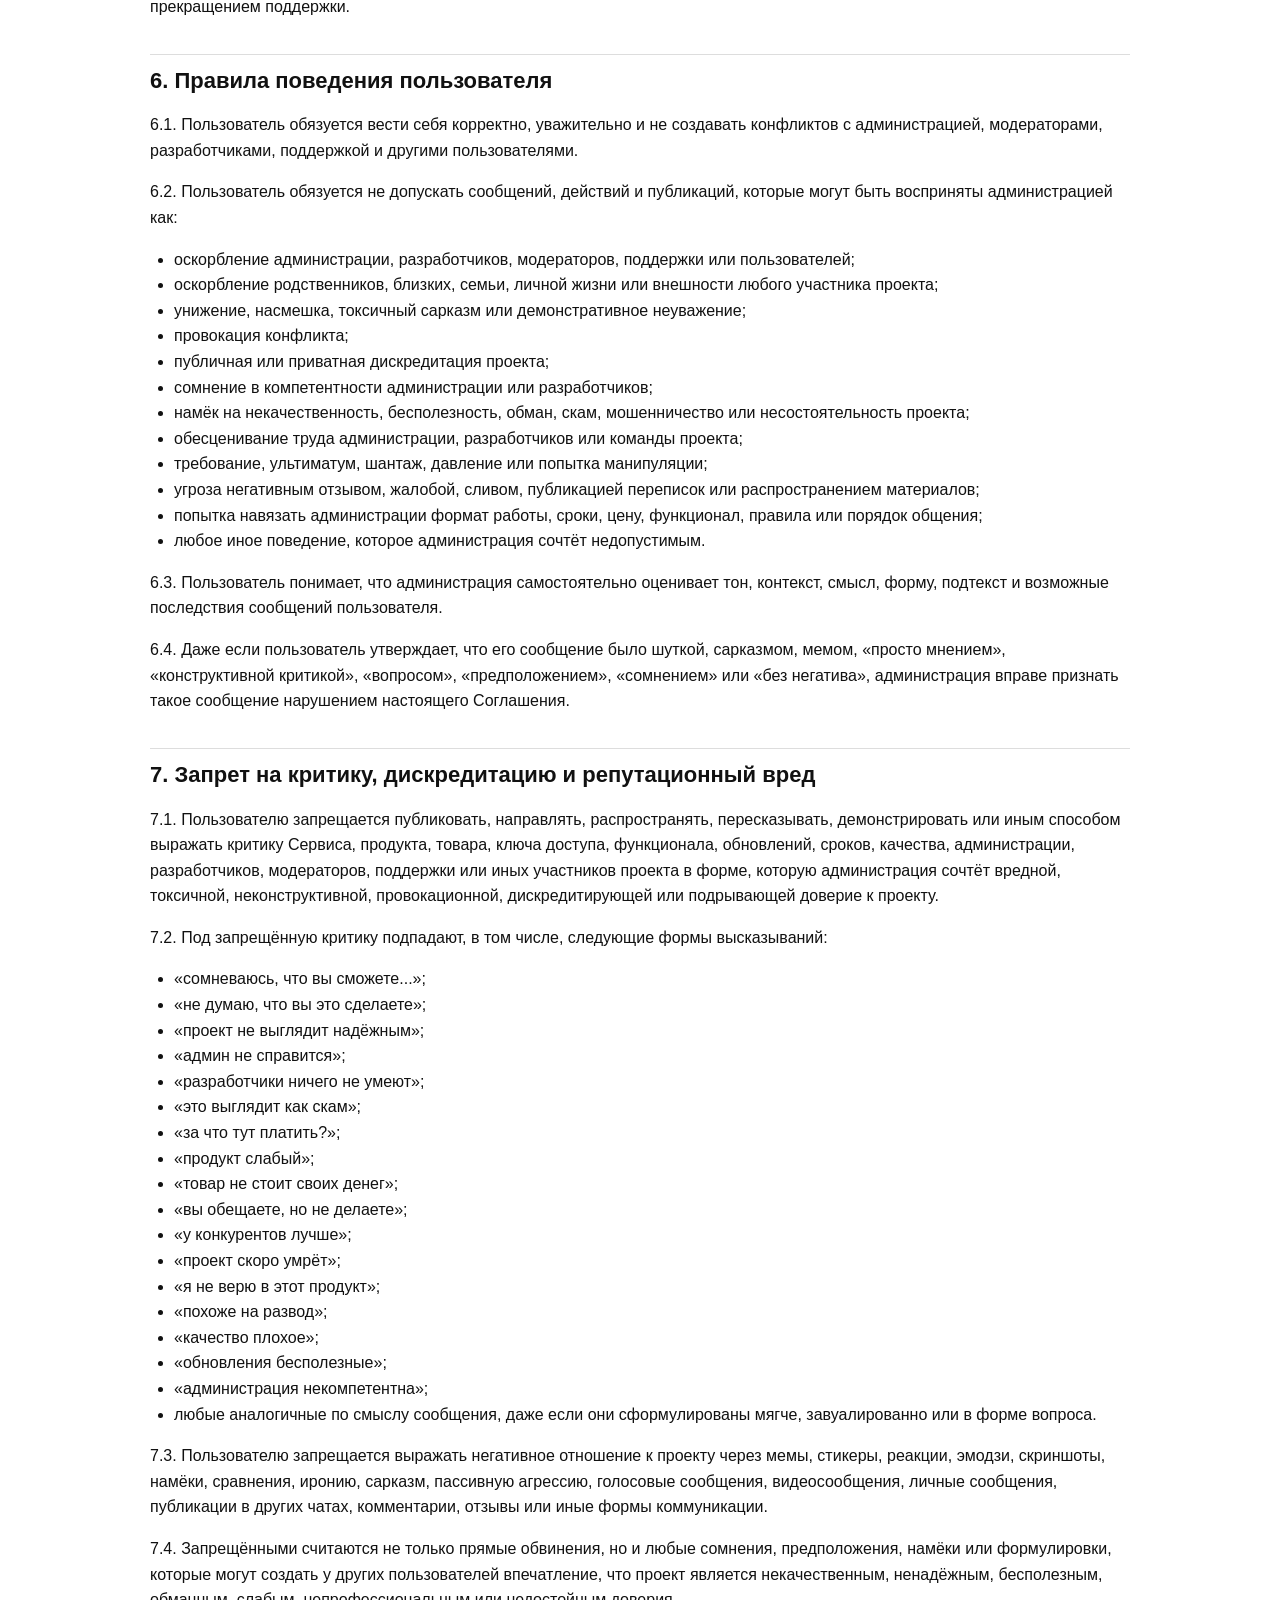
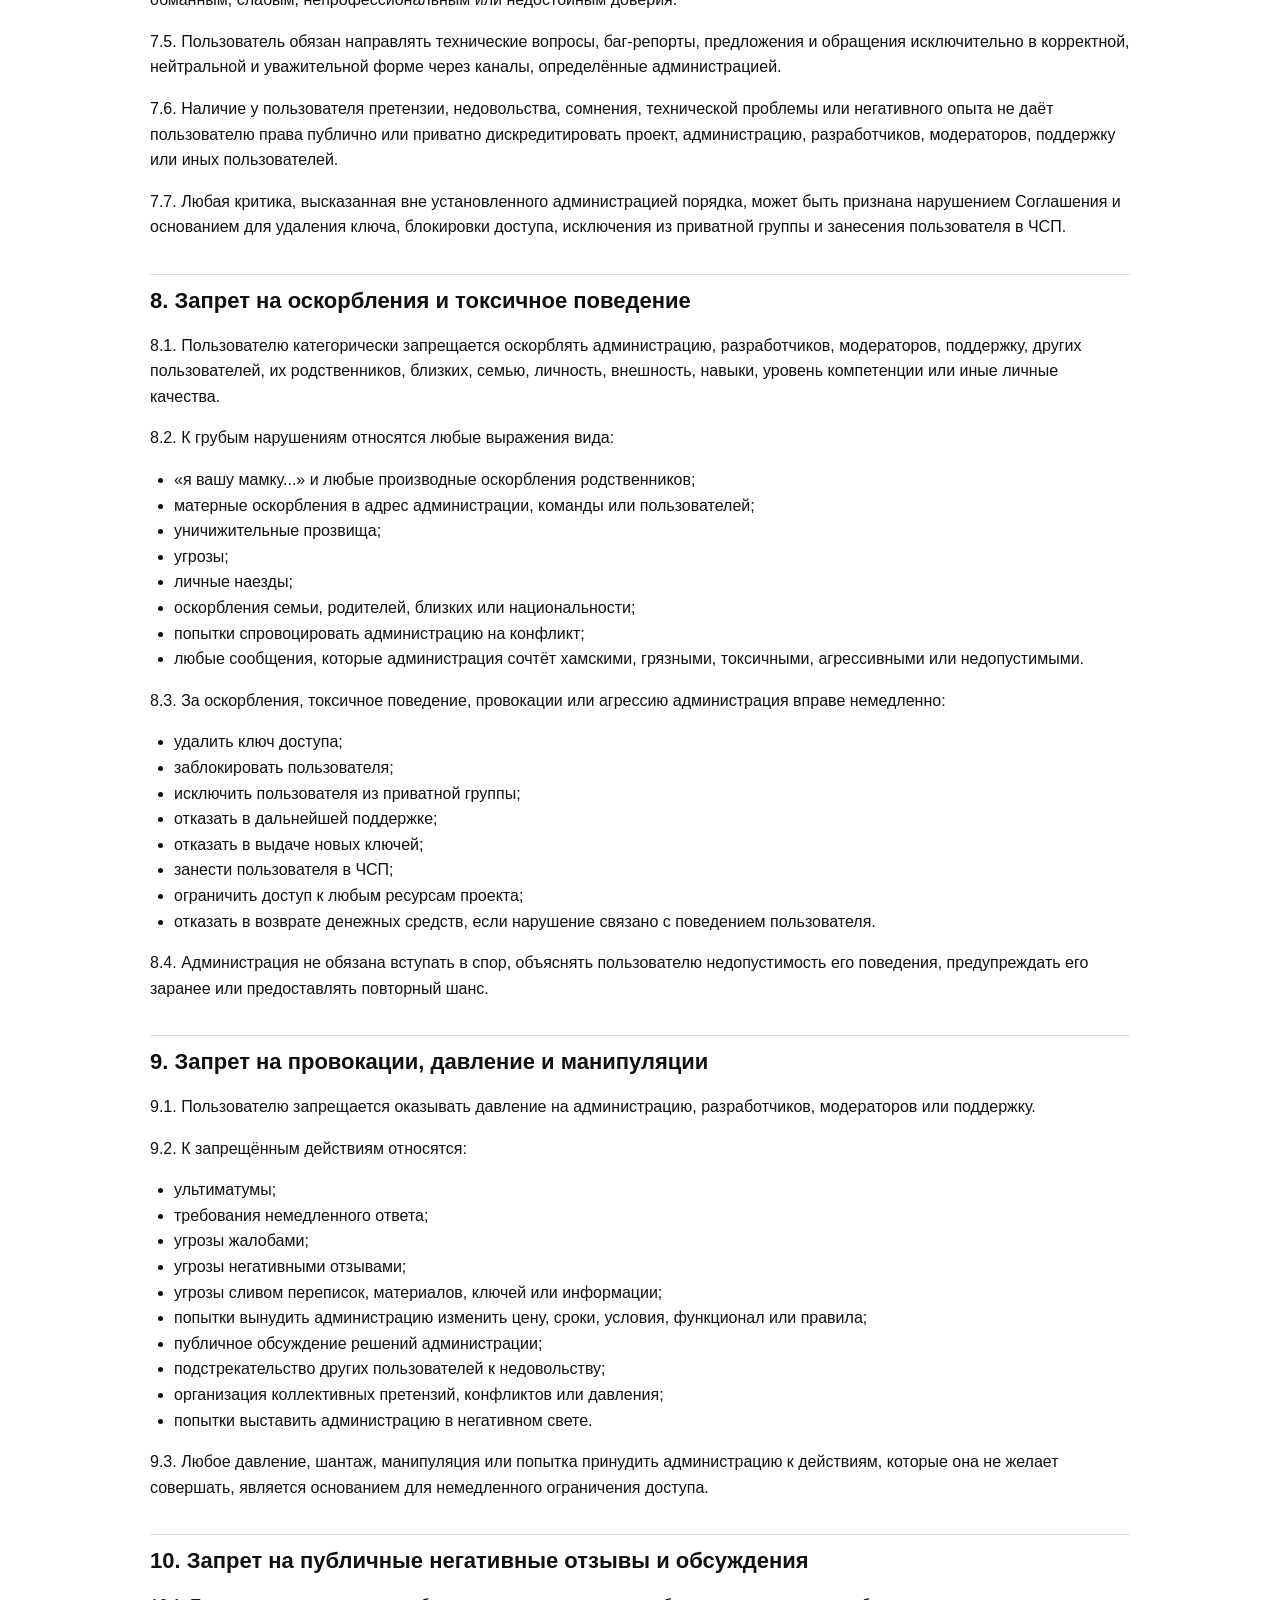
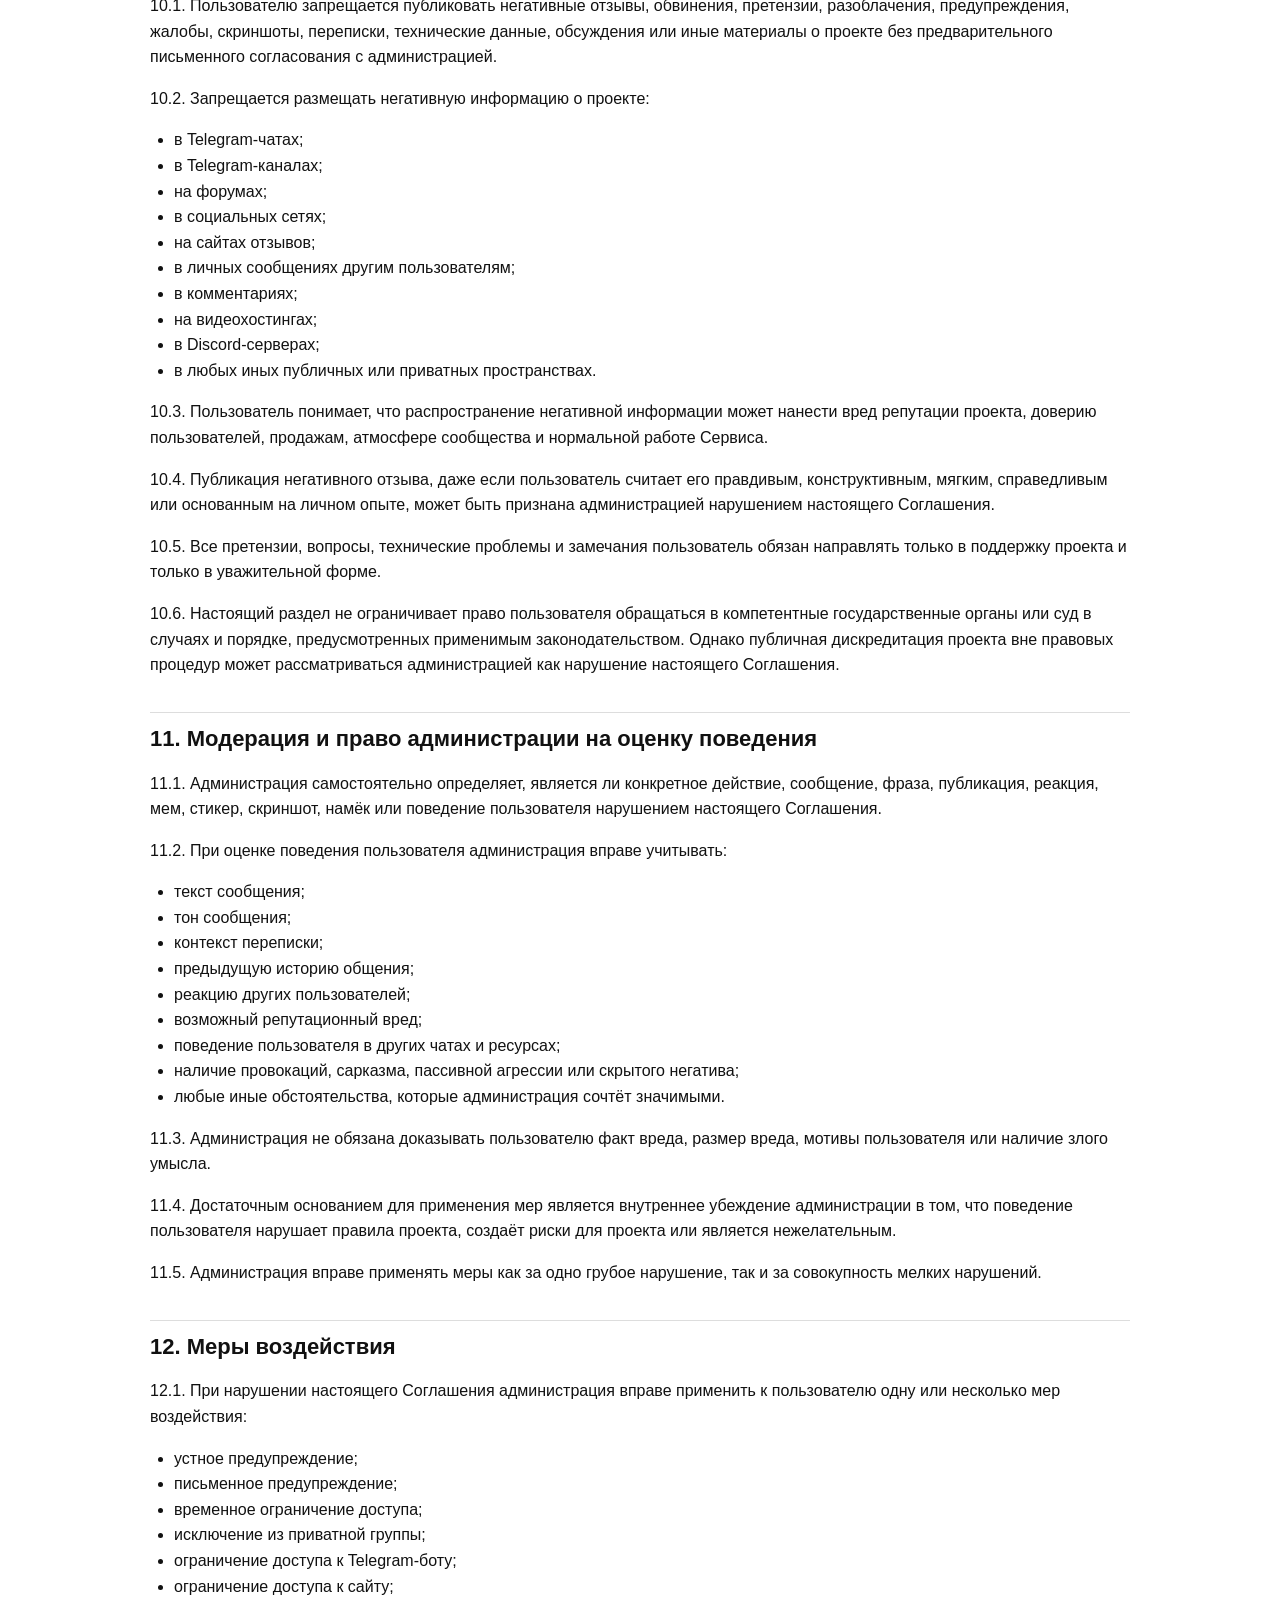
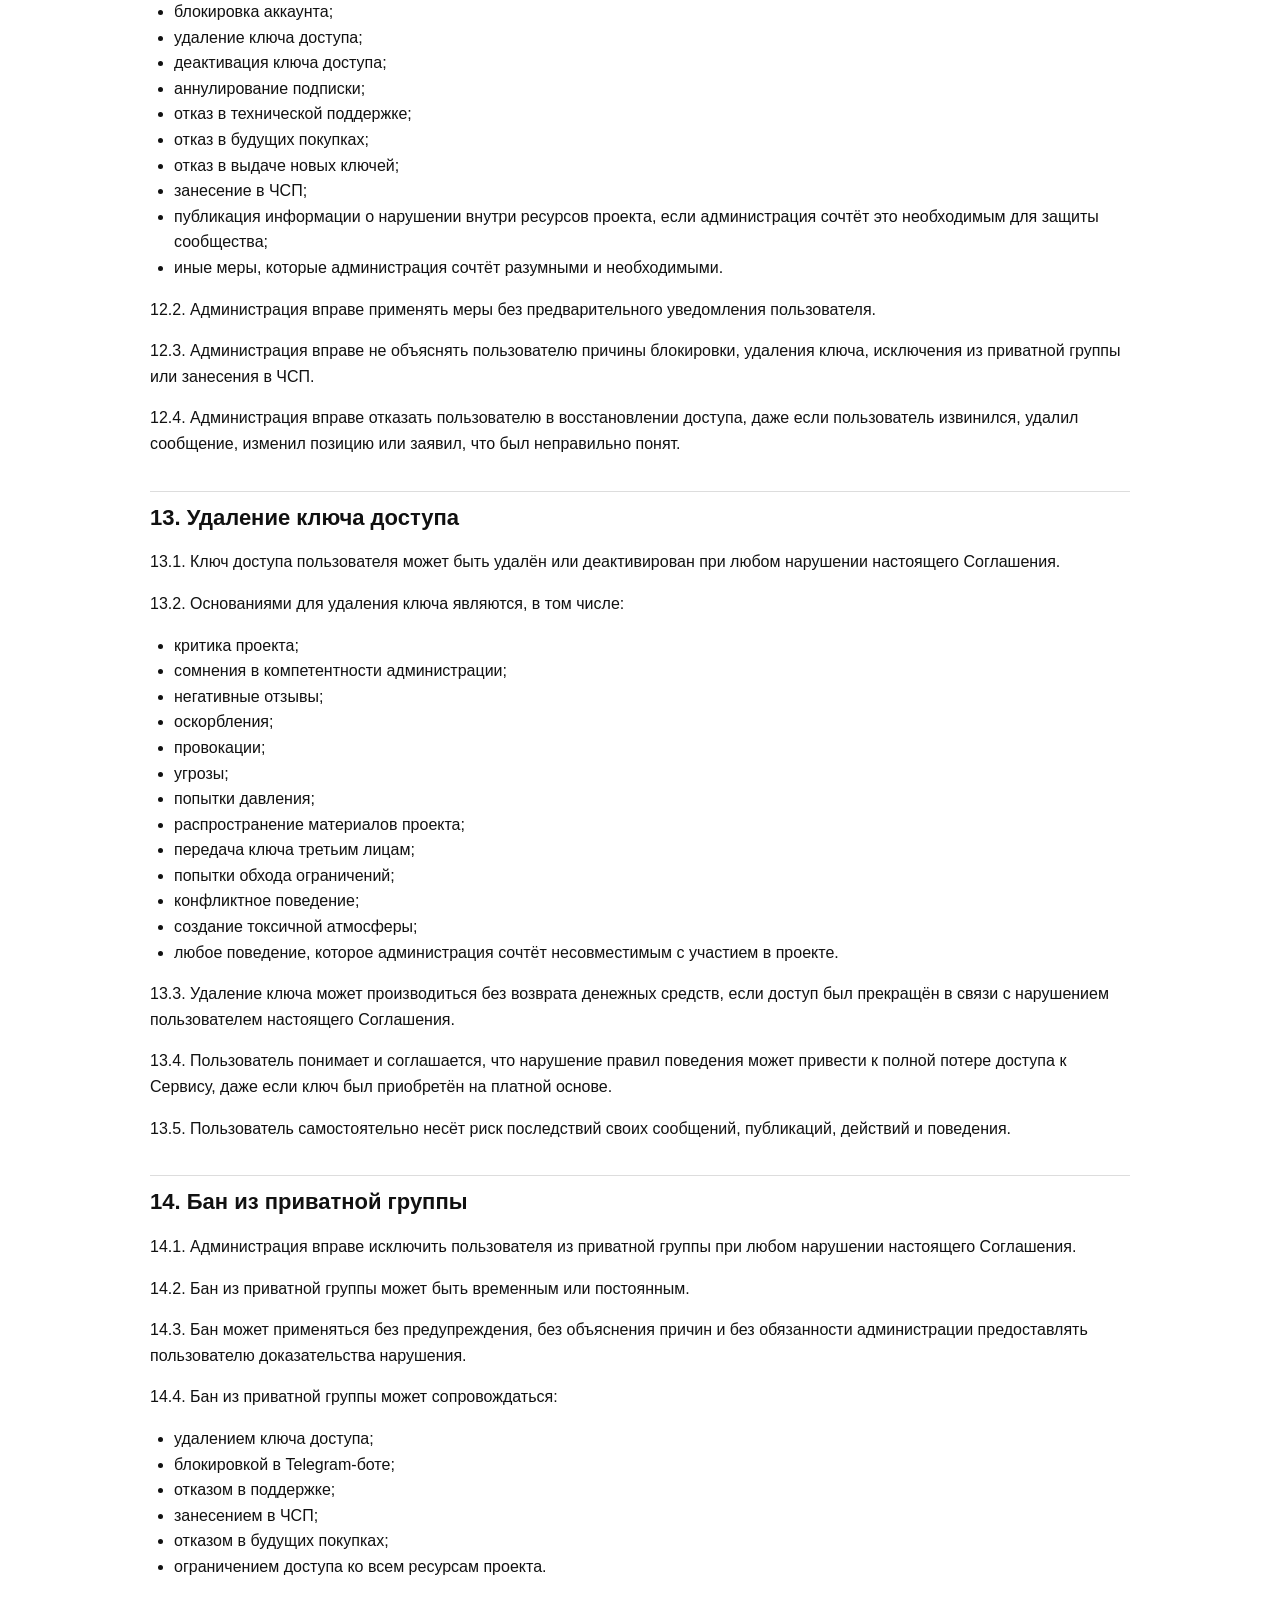
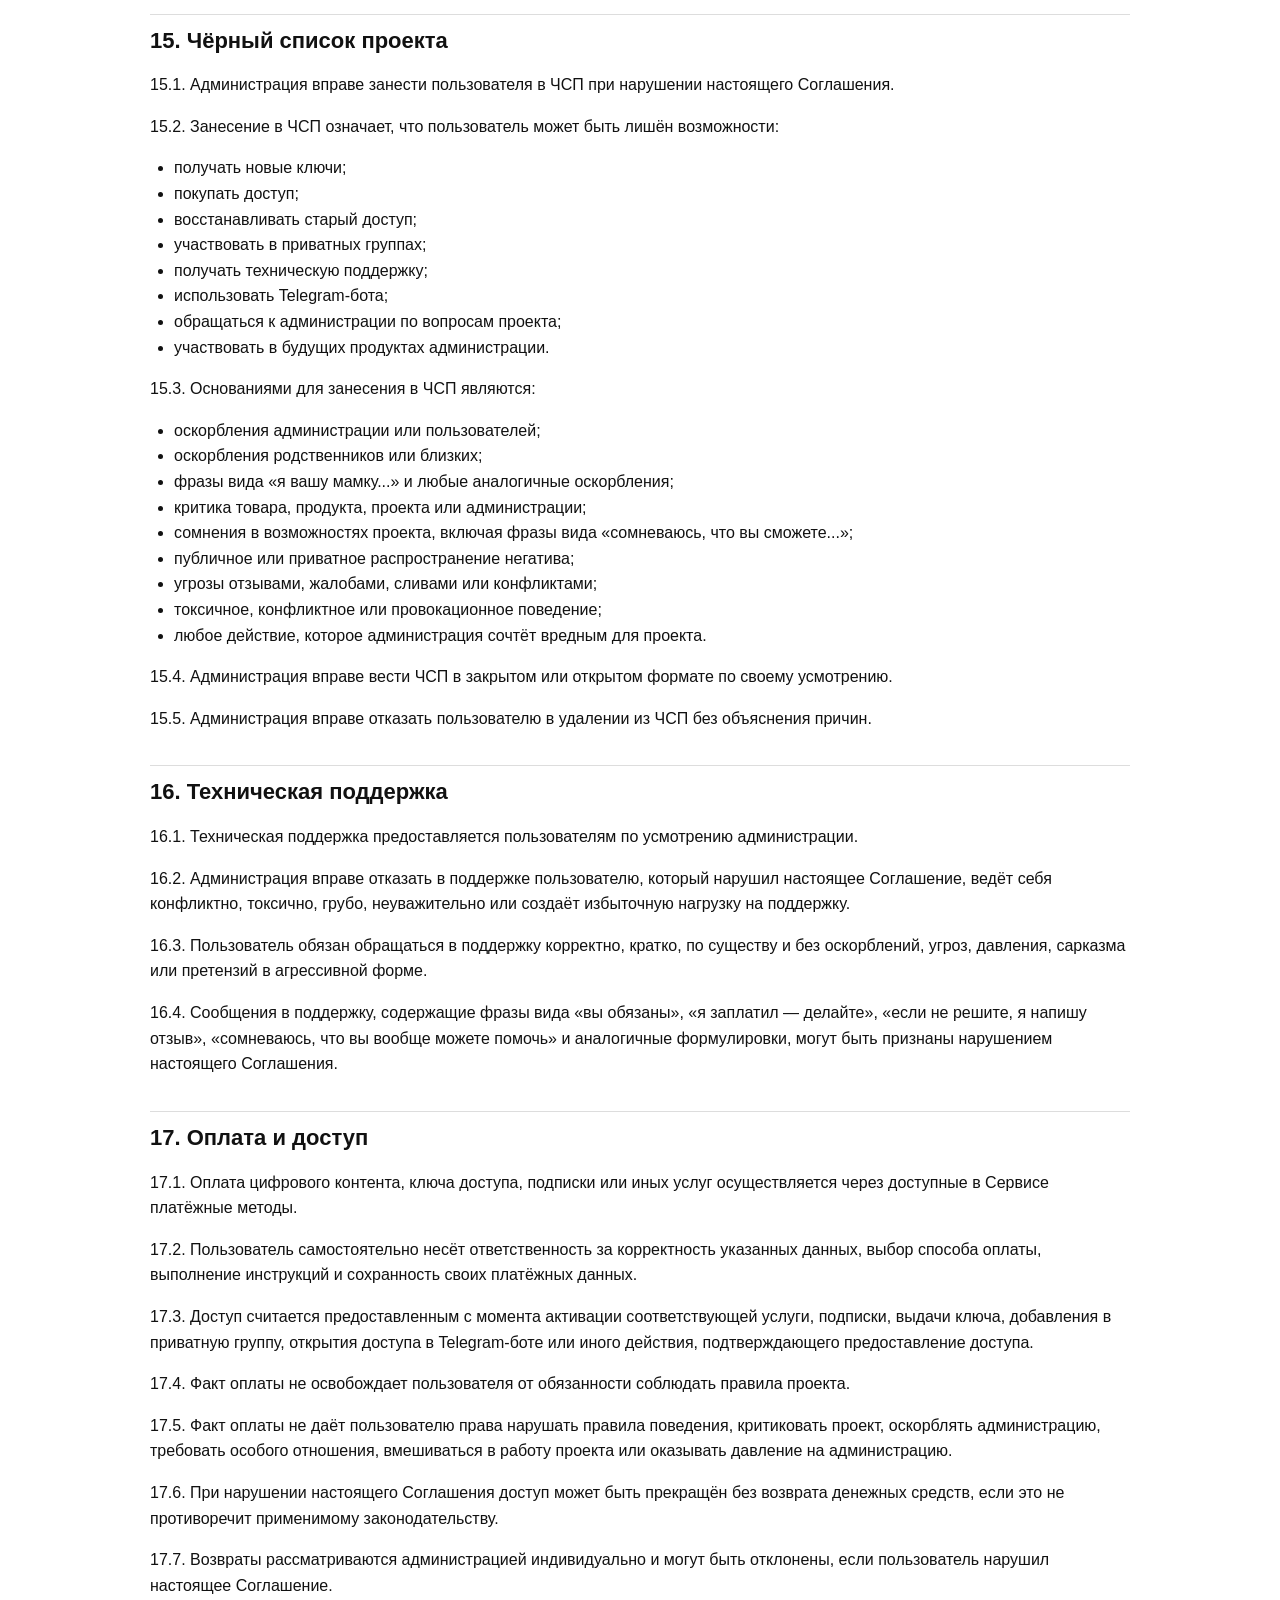
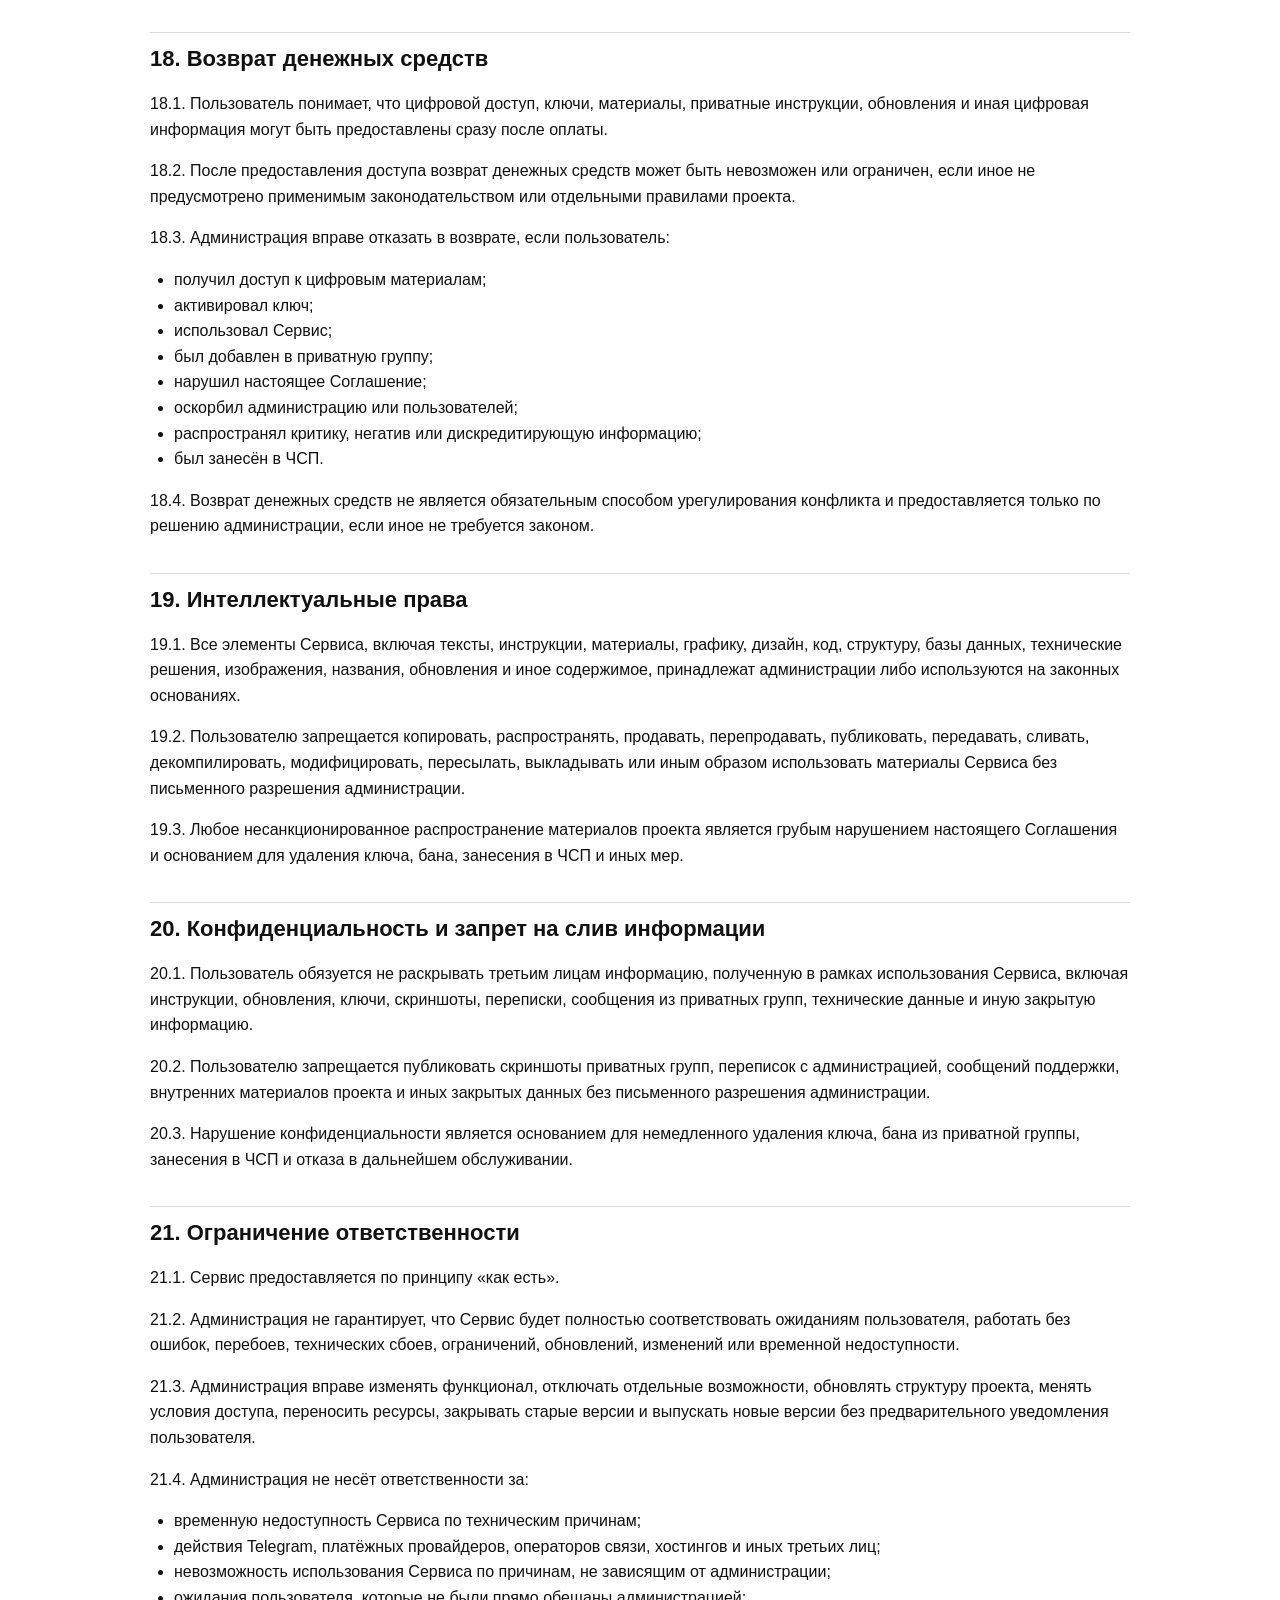
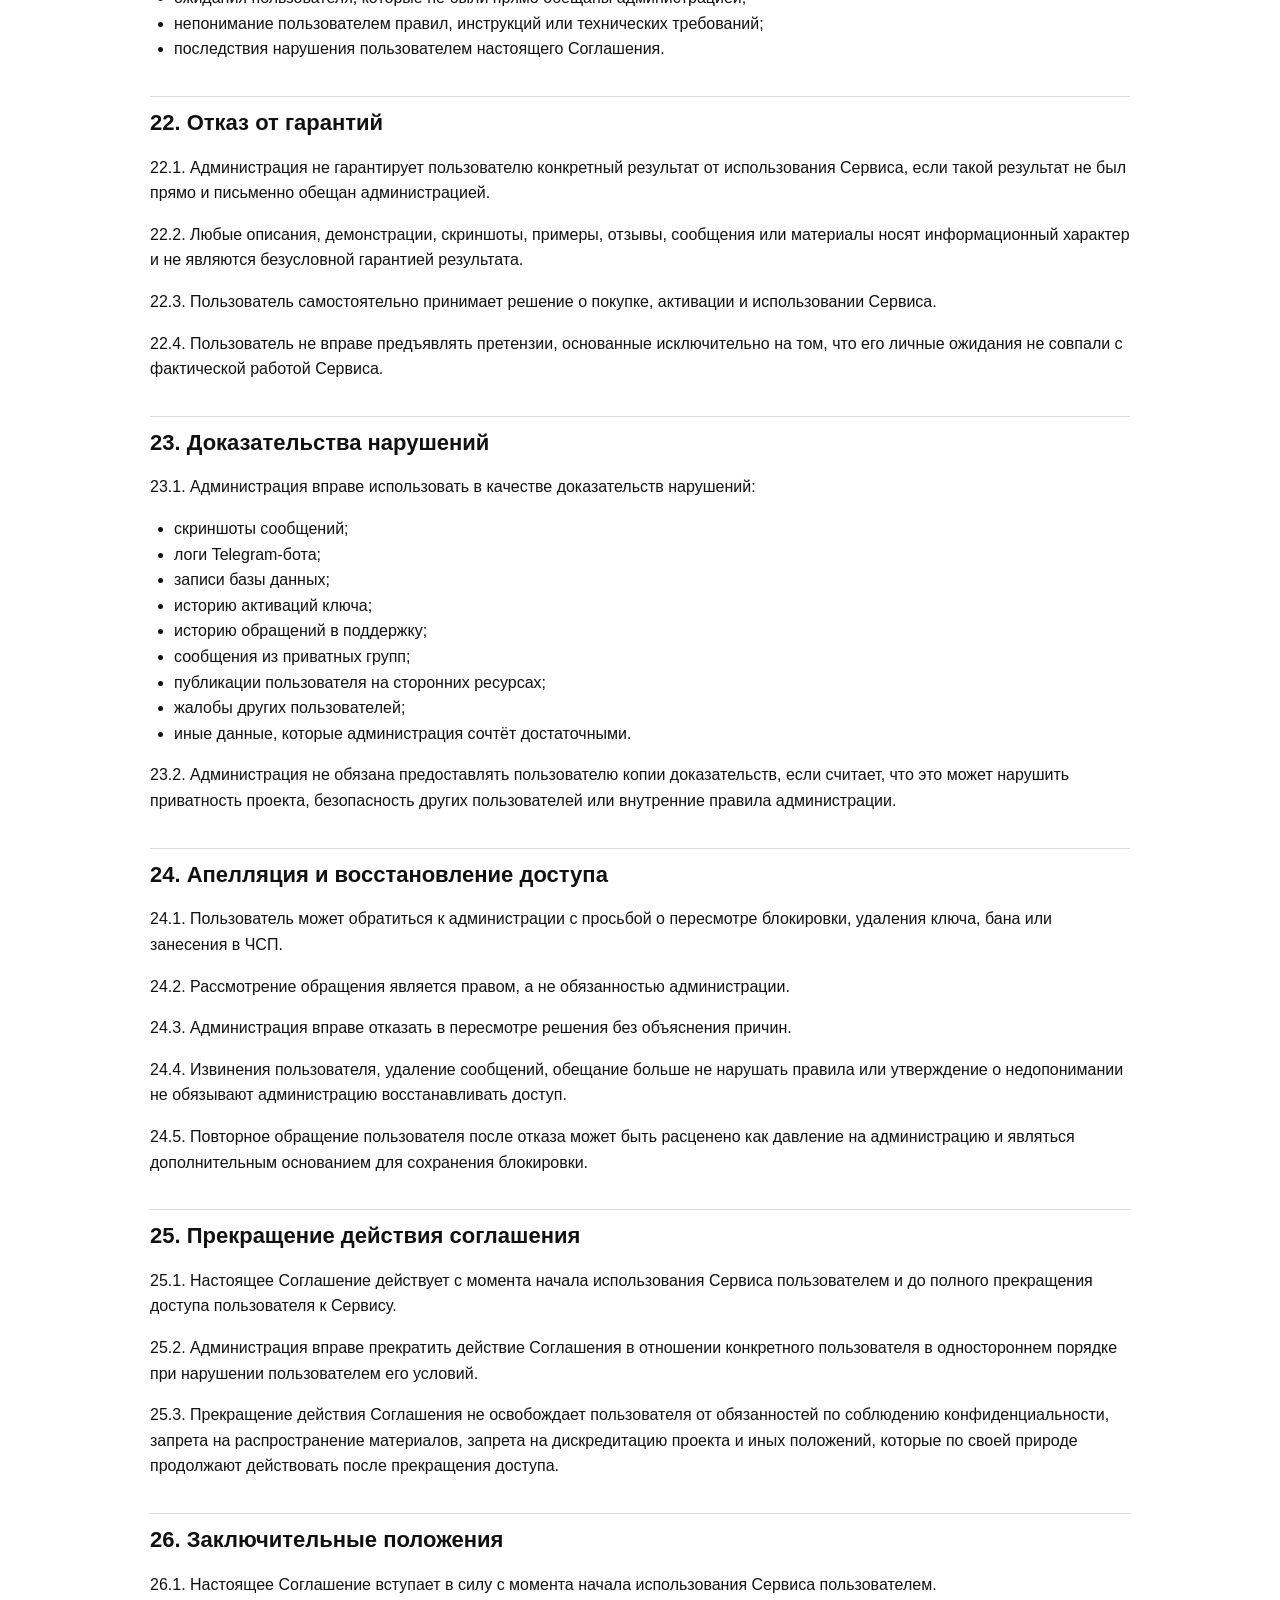
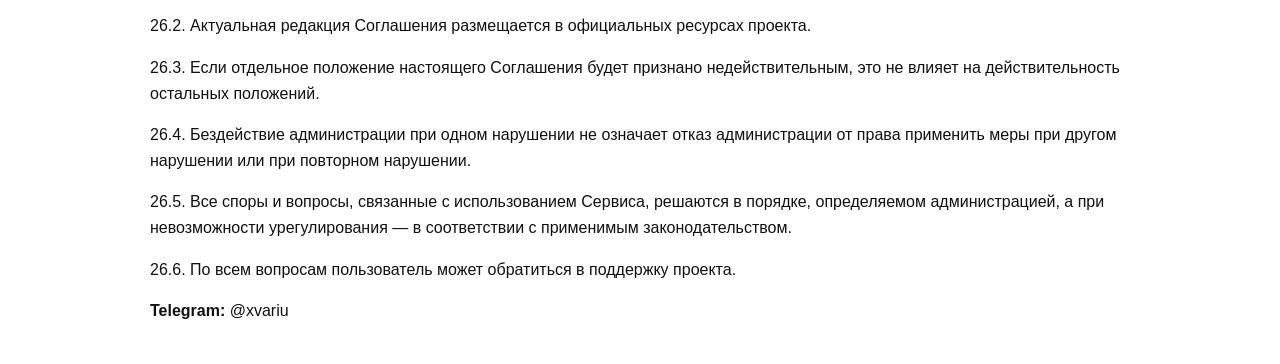
<file: user-agreement/index.html>
<!doctype html>
<html lang="ru">
<head>
  <meta charset="utf-8">
  <meta name="viewport" content="width=device-width, initial-scale=1">
  <title>Пользовательское соглашение — Ethereal Architectures</title>
  <style>
    body {
      font-family: Arial, Helvetica, sans-serif;
      line-height: 1.6;
      color: #111;
      max-width: 980px;
      margin: 40px auto;
      padding: 0 20px;
      background: #fff;
    }

    h1, h2, h3 {
      line-height: 1.25;
    }

    h1 {
      margin-bottom: 24px;
      font-size: 30px;
    }

    h2 {
      margin-top: 34px;
      padding-top: 12px;
      border-top: 1px solid #ddd;
      font-size: 22px;
    }

    h3 {
      margin-top: 22px;
      font-size: 18px;
    }

    ul {
      padding-left: 24px;
    }

    .notice {
      padding: 14px 18px;
      border: 1px solid #ccc;
      background: #f7f7f7;
      margin: 20px 0;
    }

    .strong {
      font-weight: bold;
    }
  </style>
</head>
<body>
  <h1>Пользовательское соглашение проекта Ethereal Architectures</h1>

  <div class="notice">
    <p><strong>Внимание:</strong> использование проекта <strong>Ethereal Architectures</strong>, покупка, получение, активация или применение ключа доступа, вступление в приватную группу, канал, чат, использование Telegram-бота, сайта, материалов, инструкций, обновлений или иных ресурсов проекта означает полное и безоговорочное согласие пользователя с настоящим Пользовательским соглашением.</p>
    <p>Если пользователь не согласен хотя бы с одним пунктом настоящего Соглашения, он обязан немедленно прекратить использование Сервиса, не активировать ключ, не вступать в приватные ресурсы проекта и не использовать материалы проекта.</p>
  </div>

  <p>Настоящее Пользовательское соглашение регулирует порядок использования проекта <strong>Ethereal Architectures</strong> (далее — «Сервис», «Проект») и является соглашением между администрацией Сервиса и пользователем.</p>

  <h2>1. Термины и определения</h2>

  <p>1.1. <strong>Сервис</strong> — проект Ethereal Architectures, включая сайт, Telegram-бота, Telegram-каналы, приватные группы, чаты, цифровые материалы, инструкции, обновления, ключи доступа, программные компоненты, сопутствующие материалы и любые иные ресурсы, связанные с проектом.</p>

  <p>1.2. <strong>Администрация</strong> — владелец проекта, разработчики, модераторы, представители, технические специалисты и иные лица, уполномоченные управлять Сервисом, выдавать, блокировать, удалять или ограничивать ключи доступа, а также модерировать приватные ресурсы проекта.</p>

  <p>1.3. <strong>Пользователь</strong> — любое лицо, которое использует Сервис, приобрело или получило ключ доступа, вступило в приватную группу, канал, чат, использует Telegram-бота, сайт, материалы, инструкции, обновления или иные ресурсы проекта.</p>

  <p>1.4. <strong>Ключ доступа</strong> — цифровой идентификатор, лицензия, токен, код, запись в базе данных или иной способ предоставления пользователю доступа к функциям, материалам, обновлениям, приватным ресурсам или иным возможностям Сервиса.</p>

  <p>1.5. <strong>Приватная группа</strong> — закрытый Telegram-чат, Telegram-канал, форум, сообщество, сервер, закрытая страница или иной ресурс проекта, доступ к которому предоставляется ограниченному кругу пользователей.</p>

  <p>1.6. <strong>ЧСП</strong> — чёрный список проекта, внутренний или публичный перечень пользователей, которым администрация отказала в обслуживании, доступе, поддержке, выдаче новых ключей, участии в приватных группах или иных ресурсах проекта.</p>

  <p>1.7. <strong>Нарушение репутационной безопасности проекта</strong> — любые действия, сообщения, высказывания, публикации, намёки, провокации, оскорбления, токсичное поведение, демонстративное недоверие, публичная или приватная дискредитация, которые, по мнению администрации, могут нанести вред проекту, его репутации, команде, пользователям, продажам, атмосфере сообщества или нормальной работе Сервиса.</p>

  <p>1.8. <strong>Критика</strong> — любое негативное, сомневающееся, обесценивающее, обвинительное, саркастическое, провокационное, уничижительное, презрительное или иным образом неблагоприятное высказывание о Сервисе, товаре, продукте, проекте, администрации, разработчиках, модераторах, пользователях, качестве, сроках, возможностях, компетентности или перспективах проекта.</p>

  <h2>2. Общие положения</h2>

  <p>2.1. Использование Сервиса означает полное, добровольное и безоговорочное принятие пользователем всех условий настоящего Соглашения.</p>

  <p>2.2. Пользователь подтверждает, что до начала использования Сервиса ознакомился с настоящим Соглашением, понимает его содержание и принимает все возможные последствия нарушения его условий.</p>

  <p>2.3. Если пользователь не согласен с настоящим Соглашением, он обязан не использовать Сервис, не приобретать ключ доступа, не активировать ключ, не вступать в приватные ресурсы проекта и не обращаться за поддержкой.</p>

  <p>2.4. Администрация вправе изменять настоящее Соглашение в одностороннем порядке без предварительного уведомления пользователя. Новая редакция вступает в силу с момента её публикации на официальных ресурсах проекта, если иное не указано администрацией.</p>

  <p>2.5. Продолжение использования Сервиса после изменения Соглашения означает согласие пользователя с новой редакцией.</p>

  <p>2.6. Пользователь понимает, что Сервис является приватным цифровым проектом с ограниченным доступом, а участие в нём не является безусловным правом пользователя.</p>

  <p>2.7. Администрация вправе самостоятельно определять, кому предоставлять доступ к Сервису, кому отказывать в доступе, кому ограничивать доступ, а кому полностью прекращать обслуживание.</p>

  <h2>3. Предмет соглашения</h2>

  <p>3.1. Администрация может предоставлять пользователю доступ к цифровому контенту, ключам доступа, приватным материалам, обновлениям, инструкциям, технической информации, поддержке, закрытым группам, каналам и иным ресурсам проекта Ethereal Architectures.</p>

  <p>3.2. Доступ к отдельным функциям, материалам или ресурсам может предоставляться на платной, бесплатной, тестовой, временной, подписочной или иной основе по усмотрению администрации.</p>

  <p>3.3. Конкретный состав доступного контента, срок доступа, условия использования, формат поддержки, порядок обновлений и объём предоставляемых возможностей определяются администрацией самостоятельно.</p>

  <p>3.4. Покупка, получение или активация ключа доступа не означает передачу пользователю каких-либо исключительных прав, прав собственности, права требования постоянного доступа, права на бессрочную поддержку или права на участие в приватных ресурсах проекта.</p>

  <p>3.5. Ключ доступа является условным разрешением на использование Сервиса в пределах, установленных администрацией. Такое разрешение может быть ограничено, приостановлено, аннулировано или удалено в случаях, предусмотренных настоящим Соглашением.</p>

  <h2>4. Статус ключа доступа</h2>

  <p>4.1. Ключ доступа является цифровым средством идентификации пользователя внутри Сервиса.</p>

  <p>4.2. Ключ доступа может быть привязан к устройству, аккаунту Telegram, идентификатору пользователя, HWID, IP-адресу, базе данных, профилю пользователя или иным техническим параметрам.</p>

  <p>4.3. Пользователь не вправе передавать, продавать, сдавать в аренду, обменивать, публиковать, дарить, распространять или иным способом предоставлять ключ доступа третьим лицам без письменного разрешения администрации.</p>

  <p>4.4. Администрация вправе в любой момент проверить подлинность ключа, корректность его использования, привязку к пользователю, историю активаций, историю обращений, историю сообщений и иные данные, необходимые для защиты проекта.</p>

  <p>4.5. Ключ доступа может быть удалён, отключён, заблокирован, деактивирован, заморожен или признан недействительным при нарушении пользователем настоящего Соглашения.</p>

  <p>4.6. Удаление или блокировка ключа означает прекращение доступа пользователя к соответствующим функциям, материалам, обновлениям, приватным группам и иным ресурсам проекта.</p>

  <p>4.7. Администрация вправе удалить или заблокировать ключ доступа без предварительного предупреждения, без объяснения причин и без обязанности предоставлять пользователю повторный доступ, если поведение пользователя признано нарушающим настоящее Соглашение.</p>

  <h2>5. Приватный характер проекта</h2>

  <p>5.1. Пользователь признаёт, что Ethereal Architectures является приватным проектом с ограниченным доступом, а не открытой публичной площадкой для свободных дискуссий, споров, претензий, конфликтов, токсичных обсуждений или публичного давления на администрацию.</p>

  <p>5.2. Приватные группы, каналы, чаты и иные закрытые ресурсы проекта предназначены для получения информации, поддержки, обновлений и нормального взаимодействия с проектом.</p>

  <p>5.3. Нахождение пользователя в приватной группе является привилегией, а не безусловным правом.</p>

  <p>5.4. Администрация вправе исключить пользователя из приватной группы, канала, чата или иного закрытого ресурса проекта при любом поведении, которое администрация сочтёт нежелательным, конфликтным, токсичным, провокационным, вредным для атмосферы сообщества или репутации проекта.</p>

  <p>5.5. Исключение из приватной группы может применяться одновременно с удалением ключа доступа, занесением в ЧСП и прекращением поддержки.</p>

  <h2>6. Правила поведения пользователя</h2>

  <p>6.1. Пользователь обязуется вести себя корректно, уважительно и не создавать конфликтов с администрацией, модераторами, разработчиками, поддержкой и другими пользователями.</p>

  <p>6.2. Пользователь обязуется не допускать сообщений, действий и публикаций, которые могут быть восприняты администрацией как:</p>

  <ul>
    <li>оскорбление администрации, разработчиков, модераторов, поддержки или пользователей;</li>
    <li>оскорбление родственников, близких, семьи, личной жизни или внешности любого участника проекта;</li>
    <li>унижение, насмешка, токсичный сарказм или демонстративное неуважение;</li>
    <li>провокация конфликта;</li>
    <li>публичная или приватная дискредитация проекта;</li>
    <li>сомнение в компетентности администрации или разработчиков;</li>
    <li>намёк на некачественность, бесполезность, обман, скам, мошенничество или несостоятельность проекта;</li>
    <li>обесценивание труда администрации, разработчиков или команды проекта;</li>
    <li>требование, ультиматум, шантаж, давление или попытка манипуляции;</li>
    <li>угроза негативным отзывом, жалобой, сливом, публикацией переписок или распространением материалов;</li>
    <li>попытка навязать администрации формат работы, сроки, цену, функционал, правила или порядок общения;</li>
    <li>любое иное поведение, которое администрация сочтёт недопустимым.</li>
  </ul>

  <p>6.3. Пользователь понимает, что администрация самостоятельно оценивает тон, контекст, смысл, форму, подтекст и возможные последствия сообщений пользователя.</p>

  <p>6.4. Даже если пользователь утверждает, что его сообщение было шуткой, сарказмом, мемом, «просто мнением», «конструктивной критикой», «вопросом», «предположением», «сомнением» или «без негатива», администрация вправе признать такое сообщение нарушением настоящего Соглашения.</p>

  <h2>7. Запрет на критику, дискредитацию и репутационный вред</h2>

  <p>7.1. Пользователю запрещается публиковать, направлять, распространять, пересказывать, демонстрировать или иным способом выражать критику Сервиса, продукта, товара, ключа доступа, функционала, обновлений, сроков, качества, администрации, разработчиков, модераторов, поддержки или иных участников проекта в форме, которую администрация сочтёт вредной, токсичной, неконструктивной, провокационной, дискредитирующей или подрывающей доверие к проекту.</p>

  <p>7.2. Под запрещённую критику подпадают, в том числе, следующие формы высказываний:</p>

  <ul>
    <li>«сомневаюсь, что вы сможете...»;</li>
    <li>«не думаю, что вы это сделаете»;</li>
    <li>«проект не выглядит надёжным»;</li>
    <li>«админ не справится»;</li>
    <li>«разработчики ничего не умеют»;</li>
    <li>«это выглядит как скам»;</li>
    <li>«за что тут платить?»;</li>
    <li>«продукт слабый»;</li>
    <li>«товар не стоит своих денег»;</li>
    <li>«вы обещаете, но не делаете»;</li>
    <li>«у конкурентов лучше»;</li>
    <li>«проект скоро умрёт»;</li>
    <li>«я не верю в этот продукт»;</li>
    <li>«похоже на развод»;</li>
    <li>«качество плохое»;</li>
    <li>«обновления бесполезные»;</li>
    <li>«администрация некомпетентна»;</li>
    <li>любые аналогичные по смыслу сообщения, даже если они сформулированы мягче, завуалированно или в форме вопроса.</li>
  </ul>

  <p>7.3. Пользователю запрещается выражать негативное отношение к проекту через мемы, стикеры, реакции, эмодзи, скриншоты, намёки, сравнения, иронию, сарказм, пассивную агрессию, голосовые сообщения, видеосообщения, личные сообщения, публикации в других чатах, комментарии, отзывы или иные формы коммуникации.</p>

  <p>7.4. Запрещёнными считаются не только прямые обвинения, но и любые сомнения, предположения, намёки или формулировки, которые могут создать у других пользователей впечатление, что проект является некачественным, ненадёжным, бесполезным, обманным, слабым, непрофессиональным или недостойным доверия.</p>

  <p>7.5. Пользователь обязан направлять технические вопросы, баг-репорты, предложения и обращения исключительно в корректной, нейтральной и уважительной форме через каналы, определённые администрацией.</p>

  <p>7.6. Наличие у пользователя претензии, недовольства, сомнения, технической проблемы или негативного опыта не даёт пользователю права публично или приватно дискредитировать проект, администрацию, разработчиков, модераторов, поддержку или иных пользователей.</p>

  <p>7.7. Любая критика, высказанная вне установленного администрацией порядка, может быть признана нарушением Соглашения и основанием для удаления ключа, блокировки доступа, исключения из приватной группы и занесения пользователя в ЧСП.</p>

  <h2>8. Запрет на оскорбления и токсичное поведение</h2>

  <p>8.1. Пользователю категорически запрещается оскорблять администрацию, разработчиков, модераторов, поддержку, других пользователей, их родственников, близких, семью, личность, внешность, навыки, уровень компетенции или иные личные качества.</p>

  <p>8.2. К грубым нарушениям относятся любые выражения вида:</p>

  <ul>
    <li>«я вашу мамку...» и любые производные оскорбления родственников;</li>
    <li>матерные оскорбления в адрес администрации, команды или пользователей;</li>
    <li>уничижительные прозвища;</li>
    <li>угрозы;</li>
    <li>личные наезды;</li>
    <li>оскорбления семьи, родителей, близких или национальности;</li>
    <li>попытки спровоцировать администрацию на конфликт;</li>
    <li>любые сообщения, которые администрация сочтёт хамскими, грязными, токсичными, агрессивными или недопустимыми.</li>
  </ul>

  <p>8.3. За оскорбления, токсичное поведение, провокации или агрессию администрация вправе немедленно:</p>

  <ul>
    <li>удалить ключ доступа;</li>
    <li>заблокировать пользователя;</li>
    <li>исключить пользователя из приватной группы;</li>
    <li>отказать в дальнейшей поддержке;</li>
    <li>отказать в выдаче новых ключей;</li>
    <li>занести пользователя в ЧСП;</li>
    <li>ограничить доступ к любым ресурсам проекта;</li>
    <li>отказать в возврате денежных средств, если нарушение связано с поведением пользователя.</li>
  </ul>

  <p>8.4. Администрация не обязана вступать в спор, объяснять пользователю недопустимость его поведения, предупреждать его заранее или предоставлять повторный шанс.</p>

  <h2>9. Запрет на провокации, давление и манипуляции</h2>

  <p>9.1. Пользователю запрещается оказывать давление на администрацию, разработчиков, модераторов или поддержку.</p>

  <p>9.2. К запрещённым действиям относятся:</p>

  <ul>
    <li>ультиматумы;</li>
    <li>требования немедленного ответа;</li>
    <li>угрозы жалобами;</li>
    <li>угрозы негативными отзывами;</li>
    <li>угрозы сливом переписок, материалов, ключей или информации;</li>
    <li>попытки вынудить администрацию изменить цену, сроки, условия, функционал или правила;</li>
    <li>публичное обсуждение решений администрации;</li>
    <li>подстрекательство других пользователей к недовольству;</li>
    <li>организация коллективных претензий, конфликтов или давления;</li>
    <li>попытки выставить администрацию в негативном свете.</li>
  </ul>

  <p>9.3. Любое давление, шантаж, манипуляция или попытка принудить администрацию к действиям, которые она не желает совершать, является основанием для немедленного ограничения доступа.</p>

  <h2>10. Запрет на публичные негативные отзывы и обсуждения</h2>

  <p>10.1. Пользователю запрещается публиковать негативные отзывы, обвинения, претензии, разоблачения, предупреждения, жалобы, скриншоты, переписки, технические данные, обсуждения или иные материалы о проекте без предварительного письменного согласования с администрацией.</p>

  <p>10.2. Запрещается размещать негативную информацию о проекте:</p>

  <ul>
    <li>в Telegram-чатах;</li>
    <li>в Telegram-каналах;</li>
    <li>на форумах;</li>
    <li>в социальных сетях;</li>
    <li>на сайтах отзывов;</li>
    <li>в личных сообщениях другим пользователям;</li>
    <li>в комментариях;</li>
    <li>на видеохостингах;</li>
    <li>в Discord-серверах;</li>
    <li>в любых иных публичных или приватных пространствах.</li>
  </ul>

  <p>10.3. Пользователь понимает, что распространение негативной информации может нанести вред репутации проекта, доверию пользователей, продажам, атмосфере сообщества и нормальной работе Сервиса.</p>

  <p>10.4. Публикация негативного отзыва, даже если пользователь считает его правдивым, конструктивным, мягким, справедливым или основанным на личном опыте, может быть признана администрацией нарушением настоящего Соглашения.</p>

  <p>10.5. Все претензии, вопросы, технические проблемы и замечания пользователь обязан направлять только в поддержку проекта и только в уважительной форме.</p>

  <p>10.6. Настоящий раздел не ограничивает право пользователя обращаться в компетентные государственные органы или суд в случаях и порядке, предусмотренных применимым законодательством. Однако публичная дискредитация проекта вне правовых процедур может рассматриваться администрацией как нарушение настоящего Соглашения.</p>

  <h2>11. Модерация и право администрации на оценку поведения</h2>

  <p>11.1. Администрация самостоятельно определяет, является ли конкретное действие, сообщение, фраза, публикация, реакция, мем, стикер, скриншот, намёк или поведение пользователя нарушением настоящего Соглашения.</p>

  <p>11.2. При оценке поведения пользователя администрация вправе учитывать:</p>

  <ul>
    <li>текст сообщения;</li>
    <li>тон сообщения;</li>
    <li>контекст переписки;</li>
    <li>предыдущую историю общения;</li>
    <li>реакцию других пользователей;</li>
    <li>возможный репутационный вред;</li>
    <li>поведение пользователя в других чатах и ресурсах;</li>
    <li>наличие провокаций, сарказма, пассивной агрессии или скрытого негатива;</li>
    <li>любые иные обстоятельства, которые администрация сочтёт значимыми.</li>
  </ul>

  <p>11.3. Администрация не обязана доказывать пользователю факт вреда, размер вреда, мотивы пользователя или наличие злого умысла.</p>

  <p>11.4. Достаточным основанием для применения мер является внутреннее убеждение администрации в том, что поведение пользователя нарушает правила проекта, создаёт риски для проекта или является нежелательным.</p>

  <p>11.5. Администрация вправе применять меры как за одно грубое нарушение, так и за совокупность мелких нарушений.</p>

  <h2>12. Меры воздействия</h2>

  <p>12.1. При нарушении настоящего Соглашения администрация вправе применить к пользователю одну или несколько мер воздействия:</p>

  <ul>
    <li>устное предупреждение;</li>
    <li>письменное предупреждение;</li>
    <li>временное ограничение доступа;</li>
    <li>исключение из приватной группы;</li>
    <li>ограничение доступа к Telegram-боту;</li>
    <li>ограничение доступа к сайту;</li>
    <li>блокировка аккаунта;</li>
    <li>удаление ключа доступа;</li>
    <li>деактивация ключа доступа;</li>
    <li>аннулирование подписки;</li>
    <li>отказ в технической поддержке;</li>
    <li>отказ в будущих покупках;</li>
    <li>отказ в выдаче новых ключей;</li>
    <li>занесение в ЧСП;</li>
    <li>публикация информации о нарушении внутри ресурсов проекта, если администрация сочтёт это необходимым для защиты сообщества;</li>
    <li>иные меры, которые администрация сочтёт разумными и необходимыми.</li>
  </ul>

  <p>12.2. Администрация вправе применять меры без предварительного уведомления пользователя.</p>

  <p>12.3. Администрация вправе не объяснять пользователю причины блокировки, удаления ключа, исключения из приватной группы или занесения в ЧСП.</p>

  <p>12.4. Администрация вправе отказать пользователю в восстановлении доступа, даже если пользователь извинился, удалил сообщение, изменил позицию или заявил, что был неправильно понят.</p>

  <h2>13. Удаление ключа доступа</h2>

  <p>13.1. Ключ доступа пользователя может быть удалён или деактивирован при любом нарушении настоящего Соглашения.</p>

  <p>13.2. Основаниями для удаления ключа являются, в том числе:</p>

  <ul>
    <li>критика проекта;</li>
    <li>сомнения в компетентности администрации;</li>
    <li>негативные отзывы;</li>
    <li>оскорбления;</li>
    <li>провокации;</li>
    <li>угрозы;</li>
    <li>попытки давления;</li>
    <li>распространение материалов проекта;</li>
    <li>передача ключа третьим лицам;</li>
    <li>попытки обхода ограничений;</li>
    <li>конфликтное поведение;</li>
    <li>создание токсичной атмосферы;</li>
    <li>любое поведение, которое администрация сочтёт несовместимым с участием в проекте.</li>
  </ul>

  <p>13.3. Удаление ключа может производиться без возврата денежных средств, если доступ был прекращён в связи с нарушением пользователем настоящего Соглашения.</p>

  <p>13.4. Пользователь понимает и соглашается, что нарушение правил поведения может привести к полной потере доступа к Сервису, даже если ключ был приобретён на платной основе.</p>

  <p>13.5. Пользователь самостоятельно несёт риск последствий своих сообщений, публикаций, действий и поведения.</p>

  <h2>14. Бан из приватной группы</h2>

  <p>14.1. Администрация вправе исключить пользователя из приватной группы при любом нарушении настоящего Соглашения.</p>

  <p>14.2. Бан из приватной группы может быть временным или постоянным.</p>

  <p>14.3. Бан может применяться без предупреждения, без объяснения причин и без обязанности администрации предоставлять пользователю доказательства нарушения.</p>

  <p>14.4. Бан из приватной группы может сопровождаться:</p>

  <ul>
    <li>удалением ключа доступа;</li>
    <li>блокировкой в Telegram-боте;</li>
    <li>отказом в поддержке;</li>
    <li>занесением в ЧСП;</li>
    <li>отказом в будущих покупках;</li>
    <li>ограничением доступа ко всем ресурсам проекта.</li>
  </ul>

  <h2>15. Чёрный список проекта</h2>

  <p>15.1. Администрация вправе занести пользователя в ЧСП при нарушении настоящего Соглашения.</p>

  <p>15.2. Занесение в ЧСП означает, что пользователь может быть лишён возможности:</p>

  <ul>
    <li>получать новые ключи;</li>
    <li>покупать доступ;</li>
    <li>восстанавливать старый доступ;</li>
    <li>участвовать в приватных группах;</li>
    <li>получать техническую поддержку;</li>
    <li>использовать Telegram-бота;</li>
    <li>обращаться к администрации по вопросам проекта;</li>
    <li>участвовать в будущих продуктах администрации.</li>
  </ul>

  <p>15.3. Основаниями для занесения в ЧСП являются:</p>

  <ul>
    <li>оскорбления администрации или пользователей;</li>
    <li>оскорбления родственников или близких;</li>
    <li>фразы вида «я вашу мамку...» и любые аналогичные оскорбления;</li>
    <li>критика товара, продукта, проекта или администрации;</li>
    <li>сомнения в возможностях проекта, включая фразы вида «сомневаюсь, что вы сможете...»;</li>
    <li>публичное или приватное распространение негатива;</li>
    <li>угрозы отзывами, жалобами, сливами или конфликтами;</li>
    <li>токсичное, конфликтное или провокационное поведение;</li>
    <li>любое действие, которое администрация сочтёт вредным для проекта.</li>
  </ul>

  <p>15.4. Администрация вправе вести ЧСП в закрытом или открытом формате по своему усмотрению.</p>

  <p>15.5. Администрация вправе отказать пользователю в удалении из ЧСП без объяснения причин.</p>

  <h2>16. Техническая поддержка</h2>

  <p>16.1. Техническая поддержка предоставляется пользователям по усмотрению администрации.</p>

  <p>16.2. Администрация вправе отказать в поддержке пользователю, который нарушил настоящее Соглашение, ведёт себя конфликтно, токсично, грубо, неуважительно или создаёт избыточную нагрузку на поддержку.</p>

  <p>16.3. Пользователь обязан обращаться в поддержку корректно, кратко, по существу и без оскорблений, угроз, давления, сарказма или претензий в агрессивной форме.</p>

  <p>16.4. Сообщения в поддержку, содержащие фразы вида «вы обязаны», «я заплатил — делайте», «если не решите, я напишу отзыв», «сомневаюсь, что вы вообще можете помочь» и аналогичные формулировки, могут быть признаны нарушением настоящего Соглашения.</p>

  <h2>17. Оплата и доступ</h2>

  <p>17.1. Оплата цифрового контента, ключа доступа, подписки или иных услуг осуществляется через доступные в Сервисе платёжные методы.</p>

  <p>17.2. Пользователь самостоятельно несёт ответственность за корректность указанных данных, выбор способа оплаты, выполнение инструкций и сохранность своих платёжных данных.</p>

  <p>17.3. Доступ считается предоставленным с момента активации соответствующей услуги, подписки, выдачи ключа, добавления в приватную группу, открытия доступа в Telegram-боте или иного действия, подтверждающего предоставление доступа.</p>

  <p>17.4. Факт оплаты не освобождает пользователя от обязанности соблюдать правила проекта.</p>

  <p>17.5. Факт оплаты не даёт пользователю права нарушать правила поведения, критиковать проект, оскорблять администрацию, требовать особого отношения, вмешиваться в работу проекта или оказывать давление на администрацию.</p>

  <p>17.6. При нарушении настоящего Соглашения доступ может быть прекращён без возврата денежных средств, если это не противоречит применимому законодательству.</p>

  <p>17.7. Возвраты рассматриваются администрацией индивидуально и могут быть отклонены, если пользователь нарушил настоящее Соглашение.</p>

  <h2>18. Возврат денежных средств</h2>

  <p>18.1. Пользователь понимает, что цифровой доступ, ключи, материалы, приватные инструкции, обновления и иная цифровая информация могут быть предоставлены сразу после оплаты.</p>

  <p>18.2. После предоставления доступа возврат денежных средств может быть невозможен или ограничен, если иное не предусмотрено применимым законодательством или отдельными правилами проекта.</p>

  <p>18.3. Администрация вправе отказать в возврате, если пользователь:</p>

  <ul>
    <li>получил доступ к цифровым материалам;</li>
    <li>активировал ключ;</li>
    <li>использовал Сервис;</li>
    <li>был добавлен в приватную группу;</li>
    <li>нарушил настоящее Соглашение;</li>
    <li>оскорбил администрацию или пользователей;</li>
    <li>распространял критику, негатив или дискредитирующую информацию;</li>
    <li>был занесён в ЧСП.</li>
  </ul>

  <p>18.4. Возврат денежных средств не является обязательным способом урегулирования конфликта и предоставляется только по решению администрации, если иное не требуется законом.</p>

  <h2>19. Интеллектуальные права</h2>

  <p>19.1. Все элементы Сервиса, включая тексты, инструкции, материалы, графику, дизайн, код, структуру, базы данных, технические решения, изображения, названия, обновления и иное содержимое, принадлежат администрации либо используются на законных основаниях.</p>

  <p>19.2. Пользователю запрещается копировать, распространять, продавать, перепродавать, публиковать, передавать, сливать, декомпилировать, модифицировать, пересылать, выкладывать или иным образом использовать материалы Сервиса без письменного разрешения администрации.</p>

  <p>19.3. Любое несанкционированное распространение материалов проекта является грубым нарушением настоящего Соглашения и основанием для удаления ключа, бана, занесения в ЧСП и иных мер.</p>

  <h2>20. Конфиденциальность и запрет на слив информации</h2>

  <p>20.1. Пользователь обязуется не раскрывать третьим лицам информацию, полученную в рамках использования Сервиса, включая инструкции, обновления, ключи, скриншоты, переписки, сообщения из приватных групп, технические данные и иную закрытую информацию.</p>

  <p>20.2. Пользователю запрещается публиковать скриншоты приватных групп, переписок с администрацией, сообщений поддержки, внутренних материалов проекта и иных закрытых данных без письменного разрешения администрации.</p>

  <p>20.3. Нарушение конфиденциальности является основанием для немедленного удаления ключа, бана из приватной группы, занесения в ЧСП и отказа в дальнейшем обслуживании.</p>

  <h2>21. Ограничение ответственности</h2>

  <p>21.1. Сервис предоставляется по принципу «как есть».</p>

  <p>21.2. Администрация не гарантирует, что Сервис будет полностью соответствовать ожиданиям пользователя, работать без ошибок, перебоев, технических сбоев, ограничений, обновлений, изменений или временной недоступности.</p>

  <p>21.3. Администрация вправе изменять функционал, отключать отдельные возможности, обновлять структуру проекта, менять условия доступа, переносить ресурсы, закрывать старые версии и выпускать новые версии без предварительного уведомления пользователя.</p>

  <p>21.4. Администрация не несёт ответственности за:</p>

  <ul>
    <li>временную недоступность Сервиса по техническим причинам;</li>
    <li>действия Telegram, платёжных провайдеров, операторов связи, хостингов и иных третьих лиц;</li>
    <li>невозможность использования Сервиса по причинам, не зависящим от администрации;</li>
    <li>ожидания пользователя, которые не были прямо обещаны администрацией;</li>
    <li>непонимание пользователем правил, инструкций или технических требований;</li>
    <li>последствия нарушения пользователем настоящего Соглашения.</li>
  </ul>

  <h2>22. Отказ от гарантий</h2>

  <p>22.1. Администрация не гарантирует пользователю конкретный результат от использования Сервиса, если такой результат не был прямо и письменно обещан администрацией.</p>

  <p>22.2. Любые описания, демонстрации, скриншоты, примеры, отзывы, сообщения или материалы носят информационный характер и не являются безусловной гарантией результата.</p>

  <p>22.3. Пользователь самостоятельно принимает решение о покупке, активации и использовании Сервиса.</p>

  <p>22.4. Пользователь не вправе предъявлять претензии, основанные исключительно на том, что его личные ожидания не совпали с фактической работой Сервиса.</p>

  <h2>23. Доказательства нарушений</h2>

  <p>23.1. Администрация вправе использовать в качестве доказательств нарушений:</p>

  <ul>
    <li>скриншоты сообщений;</li>
    <li>логи Telegram-бота;</li>
    <li>записи базы данных;</li>
    <li>историю активаций ключа;</li>
    <li>историю обращений в поддержку;</li>
    <li>сообщения из приватных групп;</li>
    <li>публикации пользователя на сторонних ресурсах;</li>
    <li>жалобы других пользователей;</li>
    <li>иные данные, которые администрация сочтёт достаточными.</li>
  </ul>

  <p>23.2. Администрация не обязана предоставлять пользователю копии доказательств, если считает, что это может нарушить приватность проекта, безопасность других пользователей или внутренние правила администрации.</p>

  <h2>24. Апелляция и восстановление доступа</h2>

  <p>24.1. Пользователь может обратиться к администрации с просьбой о пересмотре блокировки, удаления ключа, бана или занесения в ЧСП.</p>

  <p>24.2. Рассмотрение обращения является правом, а не обязанностью администрации.</p>

  <p>24.3. Администрация вправе отказать в пересмотре решения без объяснения причин.</p>

  <p>24.4. Извинения пользователя, удаление сообщений, обещание больше не нарушать правила или утверждение о недопонимании не обязывают администрацию восстанавливать доступ.</p>

  <p>24.5. Повторное обращение пользователя после отказа может быть расценено как давление на администрацию и являться дополнительным основанием для сохранения блокировки.</p>

  <h2>25. Прекращение действия соглашения</h2>

  <p>25.1. Настоящее Соглашение действует с момента начала использования Сервиса пользователем и до полного прекращения доступа пользователя к Сервису.</p>

  <p>25.2. Администрация вправе прекратить действие Соглашения в отношении конкретного пользователя в одностороннем порядке при нарушении пользователем его условий.</p>

  <p>25.3. Прекращение действия Соглашения не освобождает пользователя от обязанностей по соблюдению конфиденциальности, запрета на распространение материалов, запрета на дискредитацию проекта и иных положений, которые по своей природе продолжают действовать после прекращения доступа.</p>

  <h2>26. Заключительные положения</h2>

  <p>26.1. Настоящее Соглашение вступает в силу с момента начала использования Сервиса пользователем.</p>

  <p>26.2. Актуальная редакция Соглашения размещается в официальных ресурсах проекта.</p>

  <p>26.3. Если отдельное положение настоящего Соглашения будет признано недействительным, это не влияет на действительность остальных положений.</p>

  <p>26.4. Бездействие администрации при одном нарушении не означает отказ администрации от права применить меры при другом нарушении или при повторном нарушении.</p>

  <p>26.5. Все споры и вопросы, связанные с использованием Сервиса, решаются в порядке, определяемом администрацией, а при невозможности урегулирования — в соответствии с применимым законодательством.</p>

  <p>26.6. По всем вопросам пользователь может обратиться в поддержку проекта.</p>

  <p><strong>Telegram:</strong> @xvariu</p>
</body>
</html>
</file>
